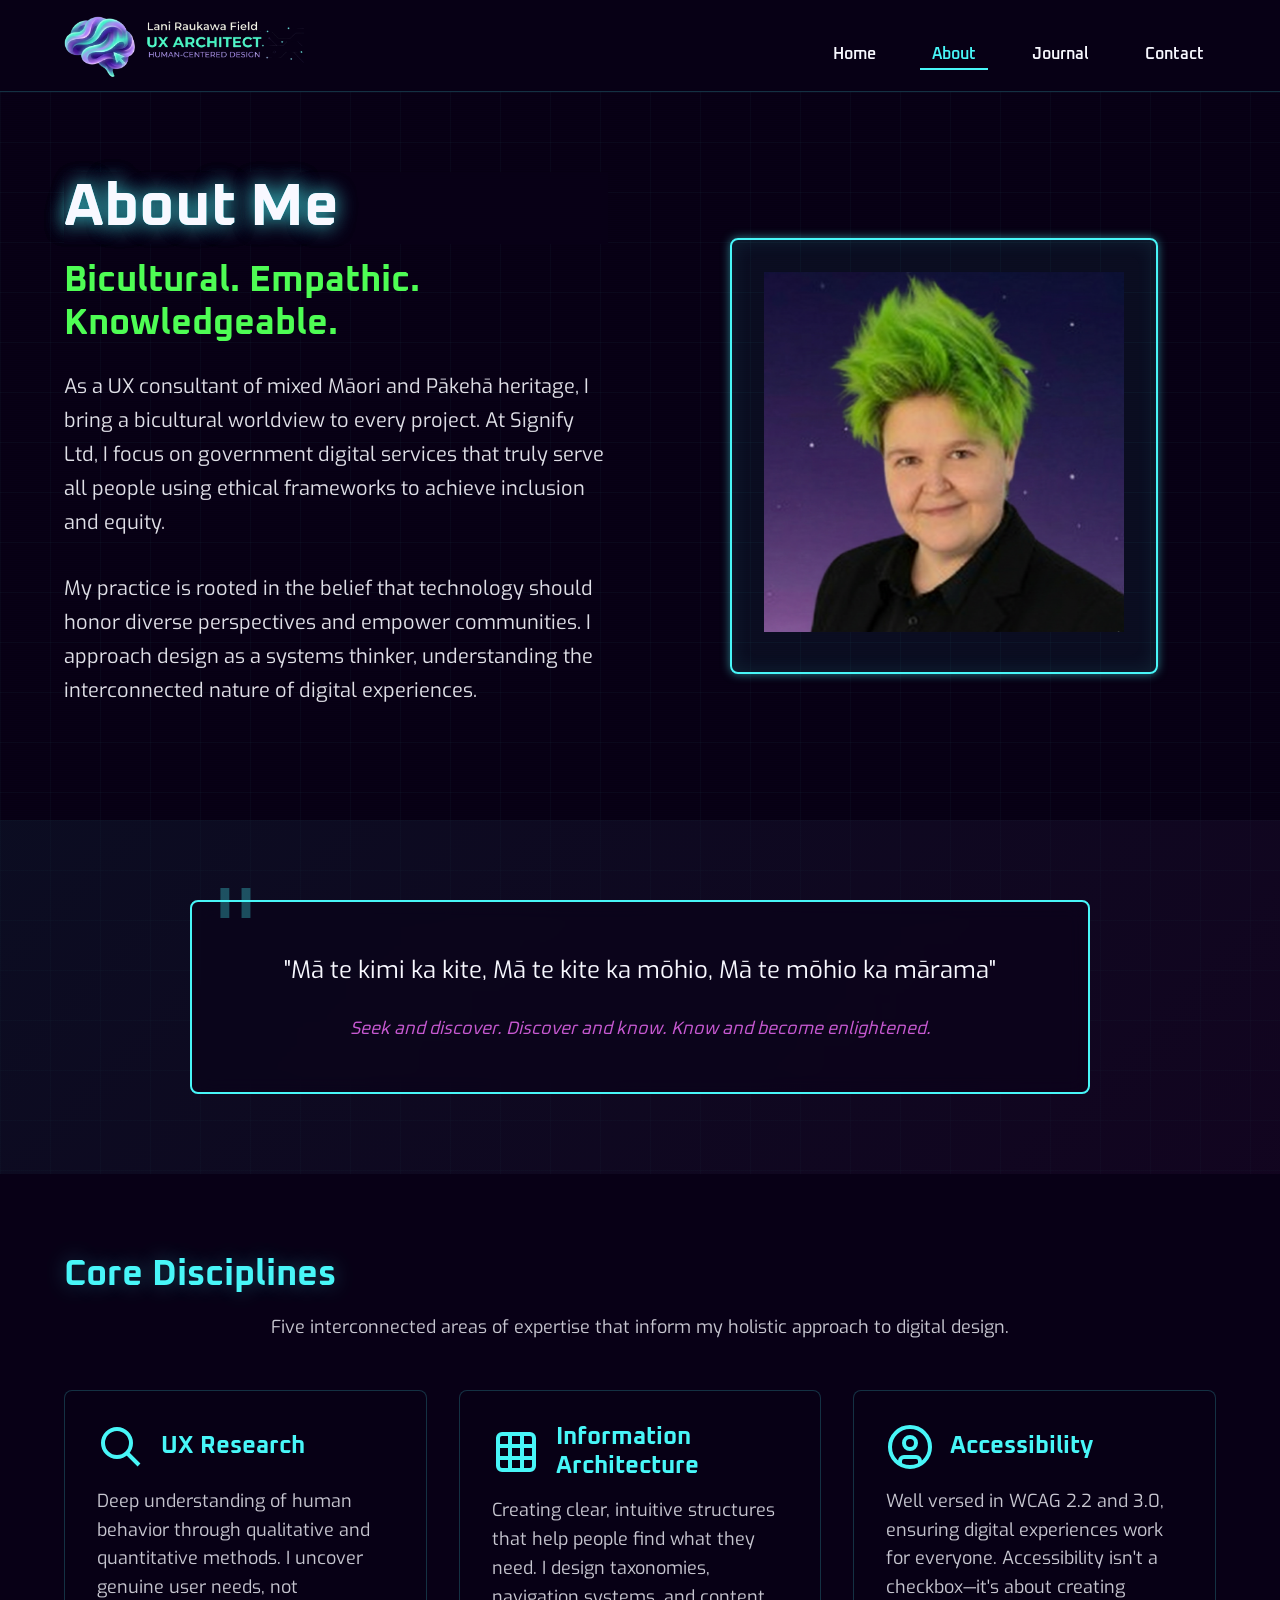
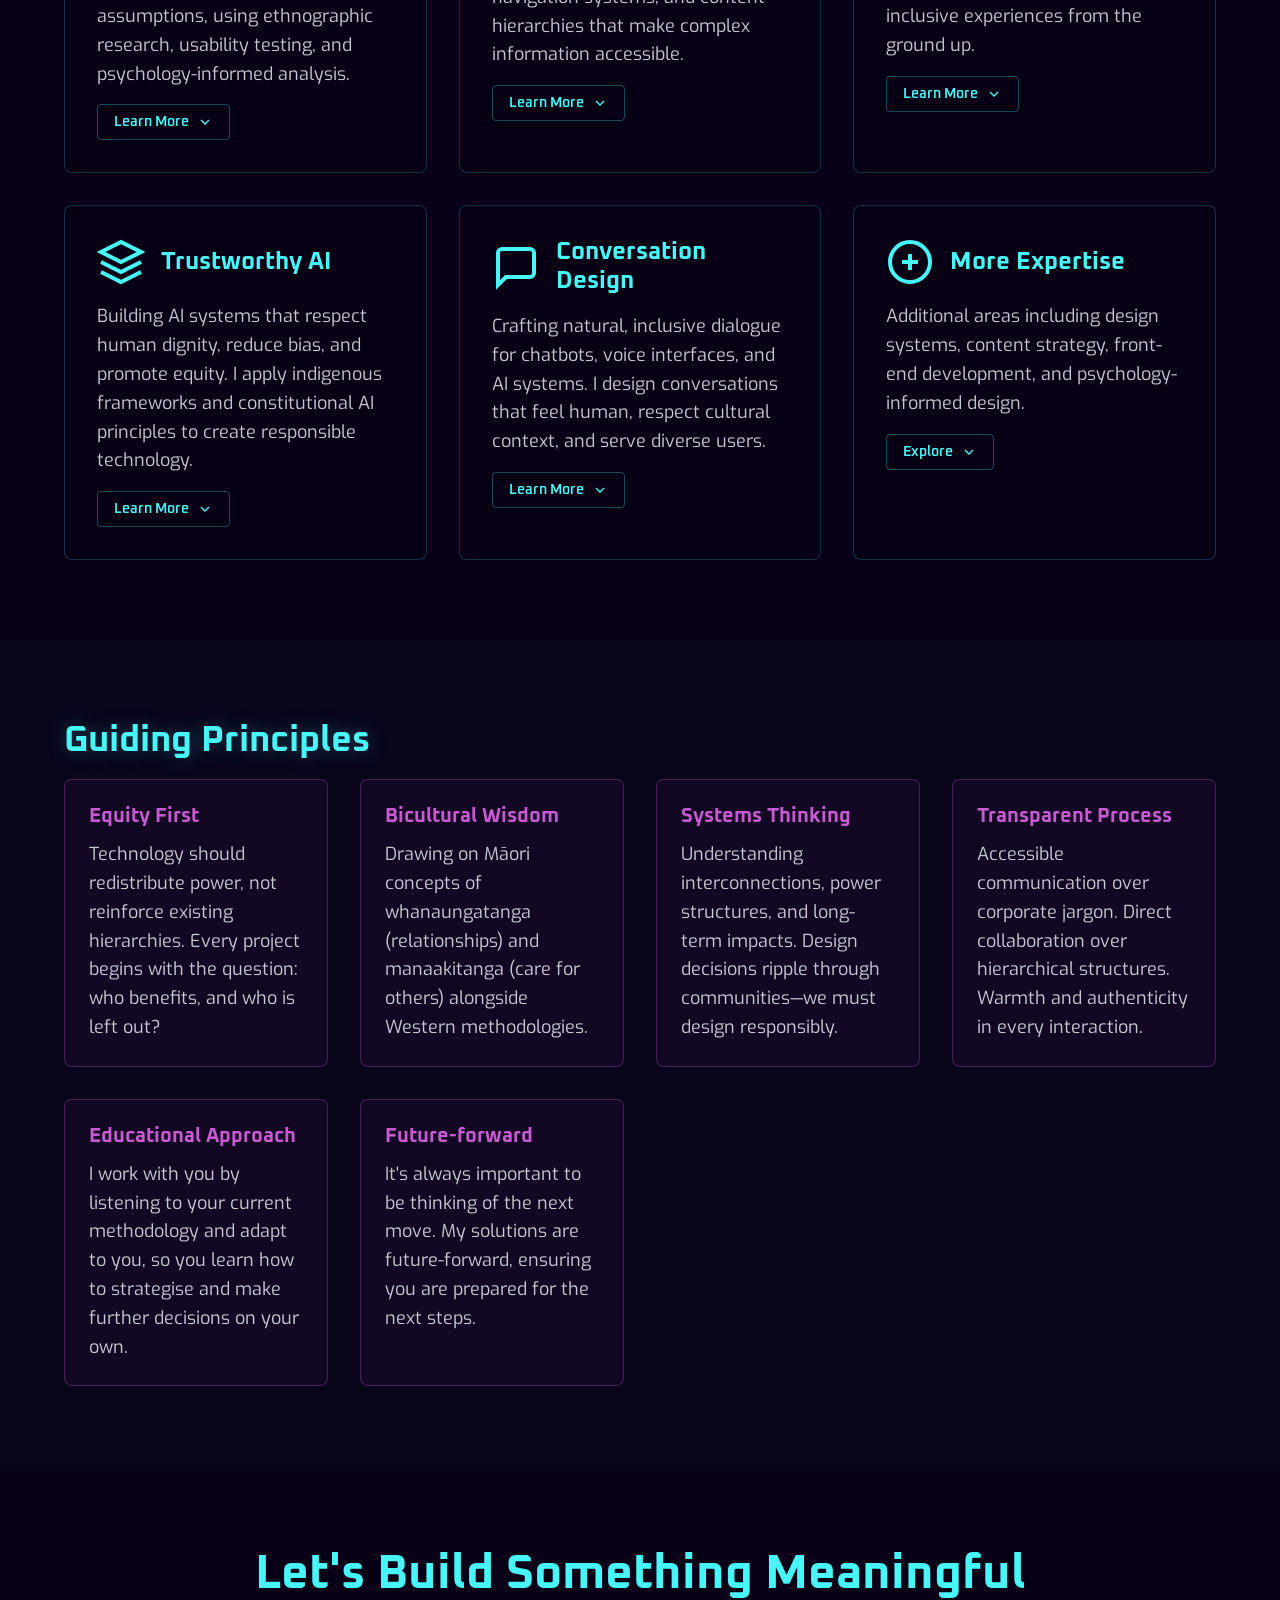
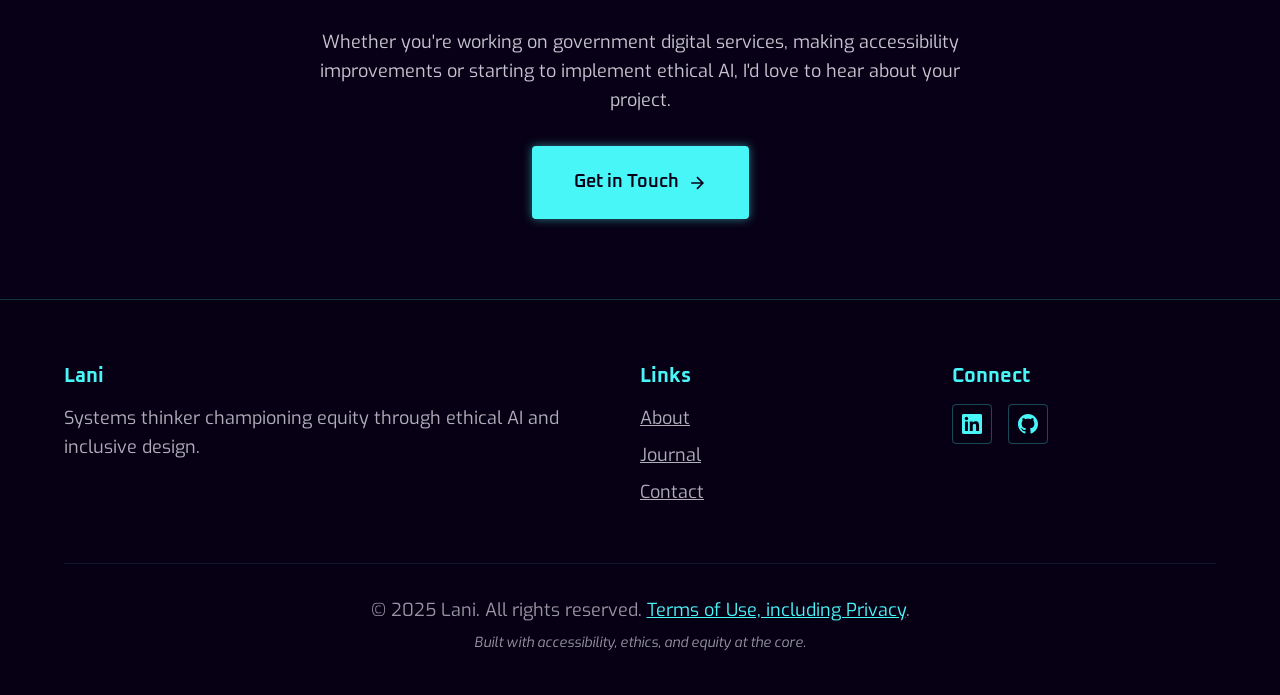
<file: about.html>
<!DOCTYPE html>
<html lang="en">
<head>
    <meta charset="UTF-8">
    <meta name="viewport" content="width=device-width, initial-scale=1.0">
    <meta name="description" content="Learn about Lani's experience and expertise in UX Research, Information Architecture, Conversation Design, Ethical AI, and Accessibility.">
    
    <title>About - Lani</title>
    
    <!-- Fonts -->
    <link rel="preconnect" href="https://fonts.googleapis.com">
    <link rel="preconnect" href="https://fonts.gstatic.com" crossorigin>
    <link href="https://fonts.googleapis.com/css2?family=Oxanium:wght@400;500;600;700&family=Exo:wght@300;400;500;600;700&display=swap" rel="stylesheet">

    <link rel="stylesheet" href="css/styles.css">

    <!-- Google tag script -->
    <script async src="https://www.googletagmanager.com/gtag/js?id=G-GMG51T4XDC"></script>
    <script>
    window.dataLayer = window.dataLayer || [];
    function gtag(){dataLayer.push(arguments);}
    gtag('js', new Date());
    gtag('config', 'G-GMG51T4XDC');
    </script>

    <!-- Clarity script -->
    <script async type="text/javascript">
    (function(c,l,a,r,i,t,y){
        c[a]=c[a]||function(){(c[a].q=c[a].q||[]).push(arguments)};
        t=l.createElement(r);t.async=1;t.src="https://www.clarity.ms/tag/"+i;
        y=l.getElementsByTagName(r)[0];y.parentNode.insertBefore(t,y);
    })(window, document, "clarity", "script", "vb10n4ezgq");
    </script>

</head>
<body>
    <a href="#main-content" class="skip-link">Skip to main content</a>
    
    <!-- Navigation -->
    <nav class="main-nav" role="navigation" aria-label="Main navigation">
        <div class="nav-container">
            <a href="index.html" class="logo" aria-label="Lani - Home">
                <img src="/assets/logo-header.png" alt="Lani Raukawa Field - UX Architect - Human-centered design" width="240px" />
            </a>
            
            <button class="hamburger" aria-label="Toggle navigation menu" aria-expanded="false">
                <span class="hamburger-line"></span>
                <span class="hamburger-line"></span>
                <span class="hamburger-line"></span>
            </button>
            
            <ul class="nav-menu">
                <li><a href="index.html">Home</a></li>
                <li><a href="about.html" class="active" aria-current="page">About</a></li>
                <li><a href="journal.html">Journal</a></li>
                <li><a href="contact.html">Contact</a></li>
            </ul>
        </div>
    </nav>

    <main id="main-content">
        <!-- Hero Section -->
        <section class="hero" aria-labelledby="hero-title">
            <div class="scanlines" aria-hidden="true"></div>
            <div class="grid-bg" aria-hidden="true"></div>
            <!-- Introduction -->
            <div class="hero-content">
                <div class="hero-text">
                    <h1 id="hero-title" class="glitch" data-text="About Me">
                        <span class="glitch-text">About Me</span>
                    </h1>
                    <h2 class="hero-subtitle">Bicultural. Empathic. Knowledgeable.</h2>
                    <p class="hero-description">
                        As a UX consultant of mixed Māori and Pākehā heritage, I bring a bicultural worldview 
                        to every project. At Signify Ltd, I focus on government digital services that truly serve 
                        all people using ethical frameworks to achieve inclusion and equity.
                    </p>
                    <p class="hero-description">
                        My practice is rooted in the belief that technology should honor diverse perspectives and 
                        empower communities. I approach design as a systems thinker, understanding the 
                        interconnected nature of digital experiences.
                    </p>
                </div>
                <div class="hero-visual" aria-hidden="true">
                    <div class="hologram-frame">
                        <div class="hologram-visual no-glitch">
                            <img src="/assets/headshot.png" width="100%" alt="Lani headshot with purple background. Green hair is spiked. Wearing black shirt and jacket." />
                        </div>
                    </div>
                </div>
            </div>
        </section>

        <!-- Philosophy Statement -->
        <section class="philosophy" aria-labelledby="philosophy-heading">
            <div class="container">
                <blockquote class="philosophy-quote">
                    <p id="philosophy-heading">
                        "Mā te kimi ka kite, Mā te kite ka mōhio, Mā te mōhio ka mārama"
                    </p>
                    <footer>
                        <cite>Seek and discover. Discover and know. Know and become enlightened.</cite>
                    </footer>
                </blockquote>
            </div>
        </section>

        <!-- Core Skills Grid -->
        <section class="skills-section" aria-labelledby="skills-heading">
            <div class="container">
                <h2 id="skills-heading" class="section-title">Core Disciplines</h2>
                <p class="section-intro">
                    Five interconnected areas of expertise that inform my holistic approach to digital design.
                </p>
                
                <div class="skills-grid">
                    <!-- Skill 1: UX Research -->
                    <article class="skill-card" id="skill-ux-research">
                        <div class="skill-header">
                            <div class="skill-icon" aria-hidden="true">
                                <svg viewBox="0 0 24 24" fill="none" stroke="currentColor" stroke-width="2">
                                    <path d="M21 21l-6-6m2-5a7 7 0 11-14 0 7 7 0 0114 0z"/>
                                </svg>
                            </div>
                            <h3 class="skill-title">UX Research</h3>
                        </div>
                        
                        <p class="skill-description">
                            Deep understanding of human behavior through qualitative and quantitative methods. 
                            I uncover genuine user needs, not assumptions, using ethnographic research, 
                            usability testing, and psychology-informed analysis.
                        </p>
                        
                        <button class="skill-toggle" aria-expanded="false" aria-controls="ux-research-details">
                            <span>Learn More</span>
                            <svg class="toggle-icon" viewBox="0 0 24 24" fill="none" stroke="currentColor" stroke-width="2">
                                <polyline points="6 9 12 15 18 9"/>
                            </svg>
                        </button>
                        
                        <div class="skill-details" id="ux-research-details" hidden>
                            <h4>Key Capabilities</h4>
                            <ul>
                                <li>User interviews and contextual inquiry</li>
                                <li>Usability testing and heuristic evaluation</li>
                                <li>Survey design and statistical analysis</li>
                                <li>Journey mapping and persona development</li>
                                <li>Behavioral psychology and cognitive science application</li>
                            </ul>
                            
                            <h4>Approach</h4>
                            <p>
                                I prioritize user advocacy at every stage, ensuring voices from marginalized 
                                communities are heard and centered. Research isn't just data collection—it's 
                                about understanding the full human experience.
                            </p>
                        </div>
                    </article>

                    <!-- Skill 2: Information Architecture -->
                    <article class="skill-card" id="skill-ia">
                        <div class="skill-header">
                            <div class="skill-icon" aria-hidden="true">
                                <svg viewBox="0 0 24 24" fill="none" stroke="currentColor" stroke-width="2">
                                    <rect x="3" y="3" width="18" height="18" rx="2" ry="2"/>
                                    <line x1="9" y1="3" x2="9" y2="21"/>
                                    <line x1="15" y1="3" x2="15" y2="21"/>
                                    <line x1="3" y1="9" x2="21" y2="9"/>
                                    <line x1="3" y1="15" x2="21" y2="15"/>
                                </svg>
                            </div>
                            <h3 class="skill-title">Information Architecture</h3>
                        </div>
                        
                        <p class="skill-description">
                            Creating clear, intuitive structures that help people find what they need. 
                            I design taxonomies, navigation systems, and content hierarchies that make 
                            complex information accessible.
                        </p>
                        
                        <button class="skill-toggle" aria-expanded="false" aria-controls="ia-details">
                            <span>Learn More</span>
                            <svg class="toggle-icon" viewBox="0 0 24 24" fill="none" stroke="currentColor" stroke-width="2">
                                <polyline points="6 9 12 15 18 9"/>
                            </svg>
                        </button>
                        
                        <div class="skill-details" id="ia-details" hidden>
                            <h4>Key Capabilities</h4>
                            <ul>
                                <li>Content audits and inventory management</li>
                                <li>Taxonomy and metadata design</li>
                                <li>Card sorting and tree testing</li>
                                <li>Navigation design and wayfinding</li>
                                <li>Search strategy and findability optimization</li>
                            </ul>
                            
                            <h4>Approach</h4>
                            <p>
                                Good IA is invisible—it just works. I focus on mental models and user expectations, 
                                creating structures that feel natural and reduce cognitive load, especially in 
                                government services where clarity is critical.
                            </p>
                        </div>
                    </article>

                    <!-- Skill 3: Accessibility -->
                    <article class="skill-card" id="skill-accessibility">
                        <div class="skill-header">
                            <div class="skill-icon" aria-hidden="true">
                                <svg viewBox="0 0 24 24" fill="none" stroke="currentColor" stroke-width="2">
                                    <circle cx="12" cy="12" r="10"/>
                                    <circle cx="12" cy="10" r="3"/>
                                    <path d="M7 20.662V19a2 2 0 0 1 2-2h6a2 2 0 0 1 2 2v1.662"/>
                                </svg>
                            </div>
                            <h3 class="skill-title">Accessibility</h3>
                        </div>
                        
                        <p class="skill-description">
                            Well versed in WCAG 2.2 and 3.0, ensuring digital experiences work for everyone. 
                            Accessibility isn't a checkbox—it's about creating inclusive experiences from the ground up.
                        </p>
                        
                        <button class="skill-toggle" aria-expanded="false" aria-controls="accessibility-details">
                            <span>Learn More</span>
                            <svg class="toggle-icon" viewBox="0 0 24 24" fill="none" stroke="currentColor" stroke-width="2">
                                <polyline points="6 9 12 15 18 9"/>
                            </svg>
                        </button>
                        
                        <div class="skill-details" id="accessibility-details" hidden>
                            <h4>Key Capabilities</h4>
                            <ul>
                                <li>WCAG 2.2 AA and AAA compliance testing</li>
                                <li>WCAG 3.0 preparation and implementation</li>
                                <li>Screen reader optimization (NVDA, JAWS, VoiceOver)</li>
                                <li>Keyboard navigation and focus management</li>
                                <li>ARIA implementation and semantic HTML</li>
                                <li>Color contrast and visual design accessibility</li>
                            </ul>
                            
                            <h4>Approach</h4>
                            <p>
                                Accessibility is a human right, not a feature. I advocate for inclusive design 
                                practices that consider cognitive, motor, visual, and auditory disabilities. 
                                Every design decision considers the full spectrum of human ability.
                            </p>
                        </div>
                    </article>

                    <!-- Skill 4: Ethical AI  -->
                    <article class="skill-card" id="skill-ethical-ai">
                        <div class="skill-header">
                            <div class="skill-icon" aria-hidden="true">
                                <svg viewBox="0 0 24 24" fill="none" stroke="currentColor" stroke-width="2">
                                    <path d="M12 2L2 7l10 5 10-5-10-5z"/>
                                    <path d="M2 17l10 5 10-5M2 12l10 5 10-5"/>
                                </svg>
                            </div>
                            <h3 class="skill-title">Trustworthy AI</h3>
                        </div>
                        
                        <p class="skill-description">
                            Building AI systems that respect human dignity, reduce bias, and promote equity. 
                            I apply indigenous frameworks and constitutional AI principles to create responsible technology.
                        </p>
                        
                        <button class="skill-toggle" aria-expanded="false" aria-controls="ethical-ai-details">
                            <span>Learn More</span>
                            <svg class="toggle-icon" viewBox="0 0 24 24" fill="none" stroke="currentColor" stroke-width="2">
                                <polyline points="6 9 12 15 18 9"/>
                            </svg>
                        </button>
                        
                        <div class="skill-details" id="ethical-ai-details" hidden>
                            <h4>Key Capabilities</h4>
                            <ul>
                                <li>AI bias detection and mitigation</li>
                                <li>Fairness testing and algorithmic auditing</li>
                                <li>Privacy-preserving design principles</li>
                                <li>Transparency and explainability frameworks</li>
                                <li>Governance structures for AI implementation</li>
                            </ul>
                            
                            <h4>Approach</h4>
                            <p>
                                I believe indigenous perspectives—particularly concepts like whakapapa (interconnectedness) 
                                and kaitiakitanga (guardianship)—offer powerful alternatives to Western hierarchical 
                                models of AI. My work centers community benefit and long-term impact.
                            </p>
                        </div>
                    </article>
                
                    <!-- Skill 5: Conversation Design -->
                    <article class="skill-card" id="skill-conversation">
                        <div class="skill-header">
                            <div class="skill-icon" aria-hidden="true">
                                <svg viewBox="0 0 24 24" fill="none" stroke="currentColor" stroke-width="2">
                                    <path d="M21 15a2 2 0 0 1-2 2H7l-4 4V5a2 2 0 0 1 2-2h14a2 2 0 0 1 2 2z"/>
                                </svg>
                            </div>
                            <h3 class="skill-title">Conversation Design</h3>
                        </div>
                        
                        <p class="skill-description">
                            Crafting natural, inclusive dialogue for chatbots, voice interfaces, and AI systems. 
                            I design conversations that feel human, respect cultural context, and serve diverse users.
                        </p>
                        
                        <button class="skill-toggle" aria-expanded="false" aria-controls="conversation-details">
                            <span>Learn More</span>
                            <svg class="toggle-icon" viewBox="0 0 24 24" fill="none" stroke="currentColor" stroke-width="2">
                                <polyline points="6 9 12 15 18 9"/>
                            </svg>
                        </button>
                        
                        <div class="skill-details" id="conversation-details" hidden>
                            <h4>Key Capabilities</h4>
                            <ul>
                                <li>Conversational flow design and mapping</li>
                                <li>Intent modeling and entity recognition</li>
                                <li>Persona development for AI agents</li>
                                <li>Error handling and recovery strategies</li>
                                <li>Multilingual and culturally adaptive design</li>
                            </ul>
                            
                            <h4>Approach</h4>
                            <p>
                                Effective conversation design requires deep empathy and cultural awareness. 
                                I design for flexibility and context, ensuring AI interactions feel respectful 
                                and appropriate across diverse user groups.
                            </p>
                        </div>
                    </article>

                    <!-- Expandable area for additional skills -->
                    <article class="skill-card skill-card-add">
                        <div class="skill-header">
                            <div class="skill-icon" aria-hidden="true">
                                <svg viewBox="0 0 24 24" fill="none" stroke="currentColor" stroke-width="2">
                                    <circle cx="12" cy="12" r="10"/>
                                    <line x1="12" y1="8" x2="12" y2="16"/>
                                    <line x1="8" y1="12" x2="16" y2="12"/>
                                </svg>
                            </div>
                            <h3 class="skill-title">More Expertise</h3>
                        </div>
                        
                        <p class="skill-description">
                            Additional areas including design systems, content strategy, front-end development, 
                            and psychology-informed design.
                        </p>
                        
                        <button class="skill-toggle" aria-expanded="false" aria-controls="more-skills-details">
                            <span>Explore</span>
                            <svg class="toggle-icon" viewBox="0 0 24 24" fill="none" stroke="currentColor" stroke-width="2">
                                <polyline points="6 9 12 15 18 9"/>
                            </svg>
                        </button>
                        
                        <div class="skill-details" id="more-skills-details" hidden>
                            <div class="additional-skills">
                                <div class="additional-skill">
                                    <h4>Inclusive Design Systems</h4>
                                    <p>Creating scalable, maintainable component libraries and pattern libraries</p>
                                </div>
                                <div class="additional-skill">
                                    <h4>Content Strategy</h4>
                                    <p>Planning and governance for effective, user-centered content</p>
                                </div>
                                <div class="additional-skill">
                                    <h4>Front-end Development</h4>
                                    <p>HTML, CSS, JavaScript for prototyping and implementation</p>
                                </div>
                                <div class="additional-skill">
                                    <h4>Psychology & Cognitive Science</h4>
                                    <p>Applying behavioral principles to interface design</p>
                                </div>
                            </div>
                        </div>
                    </article>
                </div>
            </div>
        </section>

        <!-- Values Section -->
        <section class="values-section">
            <div class="container">
                <h2 class="section-title">Guiding Principles</h2>
                
                <div class="values-grid">
                    <div class="value-card">
                        <h3>Equity First</h3>
                        <p>
                            Technology should redistribute power, not reinforce existing hierarchies. 
                            Every project begins with the question: who benefits, and who is left out?
                        </p>
                    </div>
                    
                    <div class="value-card">
                        <h3>Bicultural Wisdom</h3>
                        <p>
                            Drawing on Māori concepts of whanaungatanga (relationships) and manaakitanga 
                            (care for others) alongside Western methodologies.
                        </p>
                    </div>
                    
                    <div class="value-card">
                        <h3>Systems Thinking</h3>
                        <p>
                            Understanding interconnections, power structures, and long-term impacts. 
                            Design decisions ripple through communities—we must design responsibly.
                        </p>
                    </div>
                    
                    <div class="value-card">
                        <h3>Transparent Process</h3>
                        <p>
                            Accessible communication over corporate jargon. Direct collaboration over 
                            hierarchical structures. Warmth and authenticity in every interaction.
                        </p>
                    </div>
                    
                    <div class="value-card">
                        <h3>Educational Approach</h3>
                        <p>
                            I work with you by listening to your current methodology and adapt to you,
                            so you learn how to strategise and make further decisions on your own.
                        </p>
                    </div>
                    
                    <div class="value-card">
                        <h3>Future-forward</h3>
                        <p>
                            It's always important to be thinking of the next move. My solutions are 
                            future-forward, ensuring you are prepared for the next steps.
                        </p>
                    </div>
                </div>
            </div>
        </section>

        <!-- CTA Section -->
        <section class="cta-section">
            <div class="container">
                <h2>Let's Build Something Meaningful</h2>
                <p>
                    Whether you're working on government digital services, making accessibility improvements
                    or starting to implement ethical AI, I'd love to hear about your project.
                </p>
                <a href="contact.html" class="btn btn-primary btn-large">
                    <span>Get in Touch</span>
                    <svg class="btn-icon" viewBox="0 0 24 24" fill="none" stroke="currentColor" stroke-width="2">
                        <path d="M5 12h14M12 5l7 7-7 7"/>
                    </svg>
                </a>
            </div>
        </section>
    </main>

    <!-- Footer -->
    <footer class="site-footer" role="contentinfo">
        <div class="container">
            <div class="footer-content">
                <div class="footer-section">
                    <h3 class="footer-title">Lani</h3>
                    <p>Systems thinker championing equity through ethical AI and inclusive design.</p>
                </div>
                
                <div class="footer-section">
                    <h3 class="footer-title">Links</h3>
                    <ul class="footer-links">
                        <li><a href="about.html">About</a></li>
                        <li><a href="journal.html">Journal</a></li>
                        <li><a href="contact.html">Contact</a></li>
                    </ul>
                </div>
                
                <div class="footer-section">
                    <h3 class="footer-title">Connect</h3>
                    <ul class="social-links">
                        <li>
                            <a href="https://linkedin.com/in/lanifield" aria-label="LinkedIn" target="_blank" rel="noopener noreferrer">
                                <svg class="icon" viewBox="0 0 24 24" fill="currentColor">
                                    <path d="M20.447 20.452h-3.554v-5.569c0-1.328-.027-3.037-1.852-3.037-1.853 0-2.136 1.445-2.136 2.939v5.667H9.351V9h3.414v1.561h.046c.477-.9 1.637-1.85 3.37-1.85 3.601 0 4.267 2.37 4.267 5.455v6.286zM5.337 7.433c-1.144 0-2.063-.926-2.063-2.065 0-1.138.92-2.063 2.063-2.063 1.14 0 2.064.925 2.064 2.063 0 1.139-.925 2.065-2.064 2.065zm1.782 13.019H3.555V9h3.564v11.452zM22.225 0H1.771C.792 0 0 .774 0 1.729v20.542C0 23.227.792 24 1.771 24h20.451C23.2 24 24 23.227 24 22.271V1.729C24 .774 23.2 0 22.222 0h.003z"/>
                                </svg>
                            </a>
                        </li>
                        <li>
                            <a href="https://github.com/lanifield" aria-label="GitHub" target="_blank" rel="noopener noreferrer">
                                <svg class="icon" viewBox="0 0 24 24" fill="currentColor">
                                    <path d="M12 0c-6.626 0-12 5.373-12 12 0 5.302 3.438 9.8 8.207 11.387.599.111.793-.261.793-.577v-2.234c-3.338.726-4.033-1.416-4.033-1.416-.546-1.387-1.333-1.756-1.333-1.756-1.089-.745.083-.729.083-.729 1.205.084 1.839 1.237 1.839 1.237 1.07 1.834 2.807 1.304 3.492.997.107-.775.418-1.305.762-1.604-2.665-.305-5.467-1.334-5.467-5.931 0-1.311.469-2.381 1.236-3.221-.124-.303-.535-1.524.117-3.176 0 0 1.008-.322 3.301 1.23.957-.266 1.983-.399 3.003-.404 1.02.005 2.047.138 3.006.404 2.291-1.552 3.297-1.23 3.297-1.23.653 1.653.242 2.874.118 3.176.77.84 1.235 1.911 1.235 3.221 0 4.609-2.807 5.624-5.479 5.921.43.372.823 1.102.823 2.222v3.293c0 .319.192.694.801.576 4.765-1.589 8.199-6.086 8.199-11.386 0-6.627-5.373-12-12-12z"/>
                                </svg>
                            </a>
                        </li>
                    </ul>
                </div>
            </div>
            
            <div class="footer-bottom">
                <p>&copy; 2025 Lani. All rights reserved. <a href="terms.html">Terms of Use, including Privacy</a>.</p>
                <p class="footer-note">Built with accessibility, ethics, and equity at the core.</p>
            </div>
        </div>
    </footer>

    <script src="js/main.js"></script>
</body>
</html>
</file>
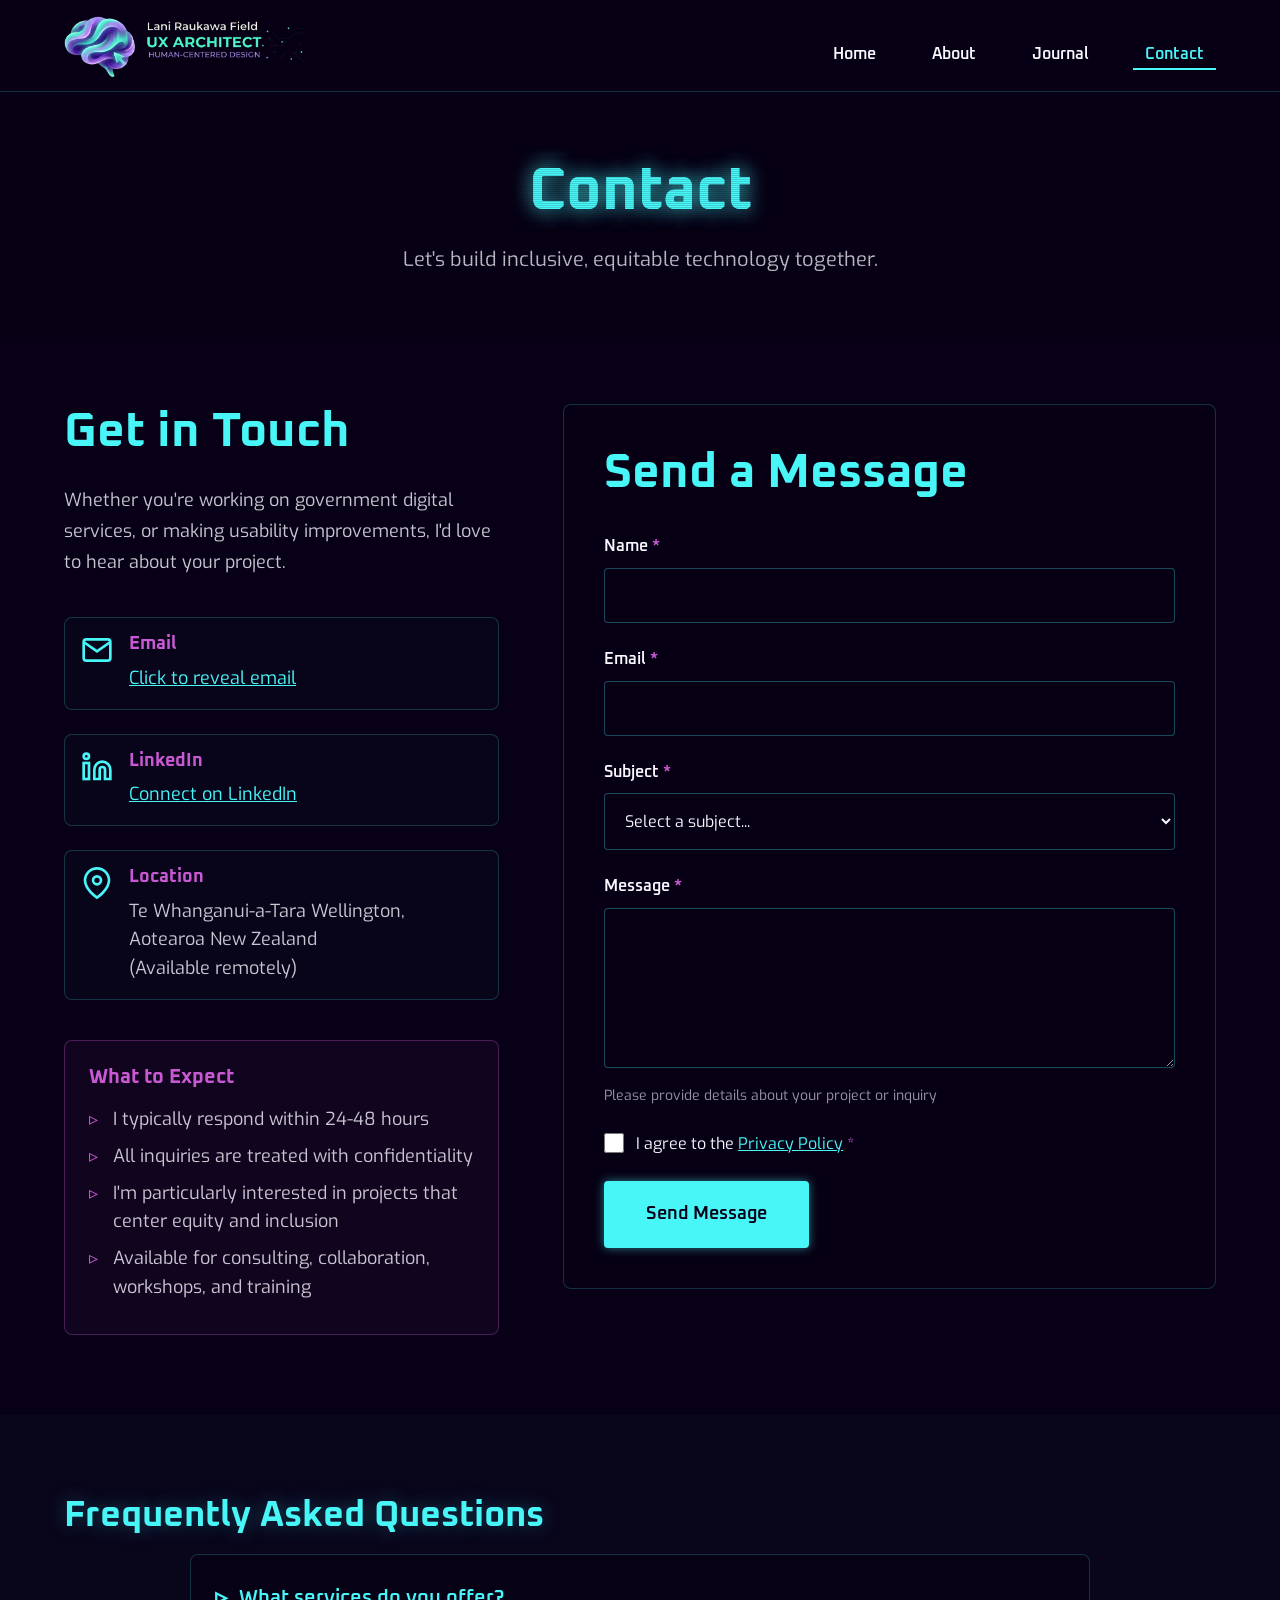
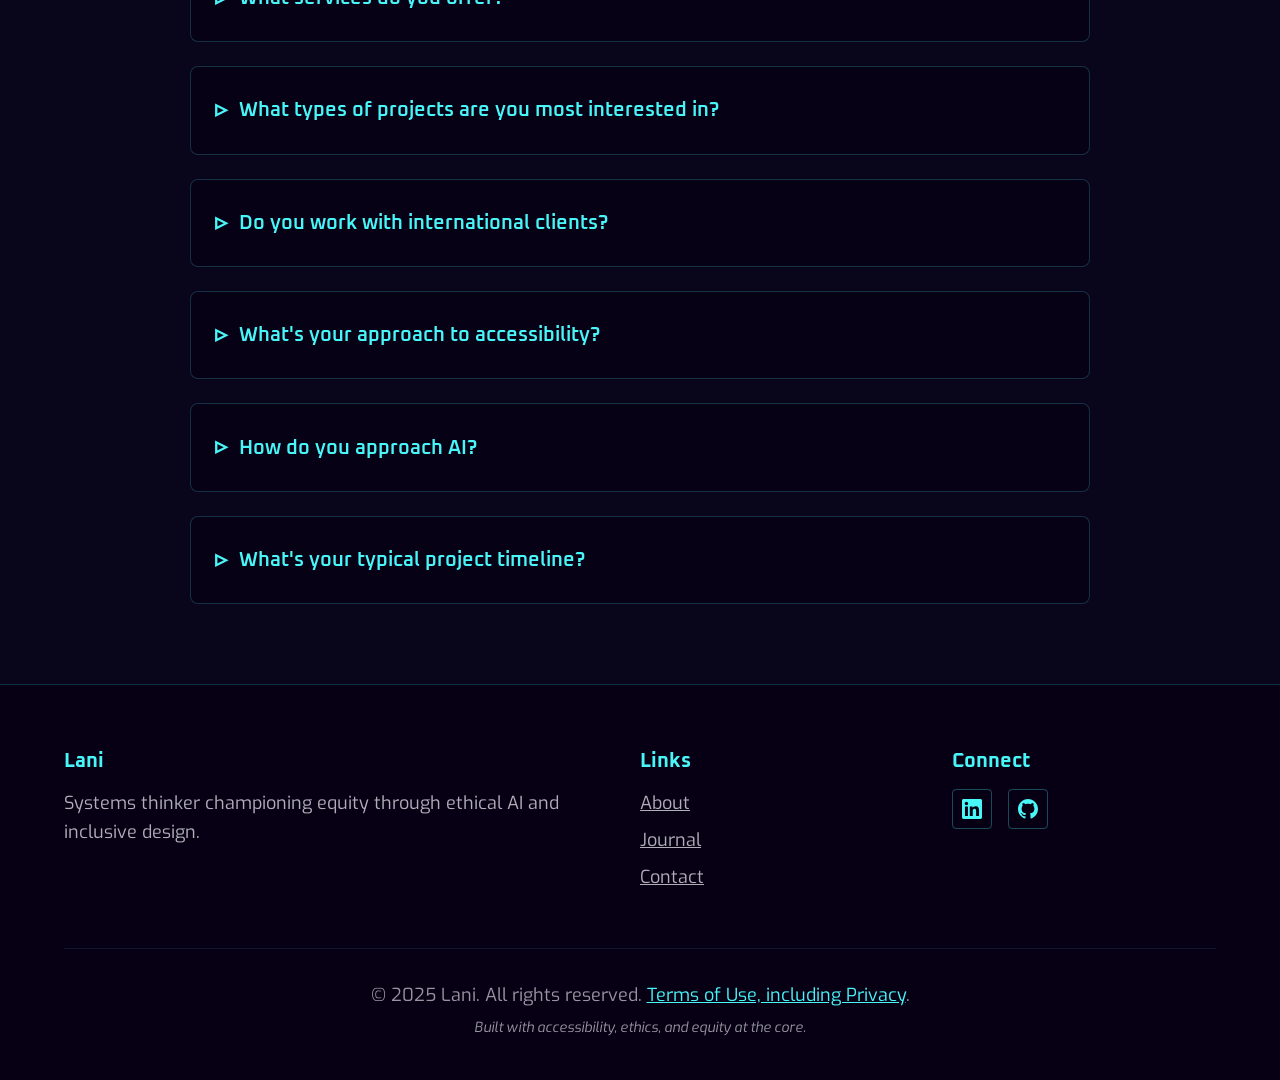
<file: contact.html>
<!DOCTYPE html>
<html lang="en">
<head>
    <meta charset="UTF-8">
    <meta name="viewport" content="width=device-width, initial-scale=1.0">
    <meta name="description" content="Get in touch with Lani for UX consulting, AI assistance, and accessibility services.">
    
    <title>Contact - Lani</title>
    
    <!-- Fonts -->
    <link rel="preconnect" href="https://fonts.googleapis.com">
    <link rel="preconnect" href="https://fonts.gstatic.com" crossorigin>
    <link href="https://fonts.googleapis.com/css2?family=Oxanium:wght@400;500;600;700&family=Exo:wght@300;400;500;600;700&display=swap" rel="stylesheet">

    <link rel="stylesheet" href="css/styles.css">

    <!-- Google tag script -->
    <script async src="https://www.googletagmanager.com/gtag/js?id=G-GMG51T4XDC"></script>
    <script>
    window.dataLayer = window.dataLayer || [];
    function gtag(){dataLayer.push(arguments);}
    gtag('js', new Date());
    gtag('config', 'G-GMG51T4XDC');
    </script>

    <!-- Clarity script -->
    <script async type="text/javascript">
    (function(c,l,a,r,i,t,y){
        c[a]=c[a]||function(){(c[a].q=c[a].q||[]).push(arguments)};
        t=l.createElement(r);t.async=1;t.src="https://www.clarity.ms/tag/"+i;
        y=l.getElementsByTagName(r)[0];y.parentNode.insertBefore(t,y);
    })(window, document, "clarity", "script", "vb10n4ezgq");
    </script>

</head>
<body>
    <a href="#main-content" class="skip-link">Skip to main content</a>
    
    <!-- Navigation -->
    <nav class="main-nav" role="navigation" aria-label="Main navigation">
        <div class="nav-container">
            <a href="index.html" class="logo" aria-label="Lani - Home">
                <img src="/assets/logo-header.png" alt="Lani Raukawa Field - UX Architect - Human-centered design" width="240px" />
            </a>
            
            <button class="hamburger" aria-label="Toggle navigation menu" aria-expanded="false">
                <span class="hamburger-line"></span>
                <span class="hamburger-line"></span>
                <span class="hamburger-line"></span>
            </button>
            
            <ul class="nav-menu">
                <li><a href="index.html">Home</a></li>
                <li><a href="about.html">About</a></li>
                <li><a href="journal.html">Journal</a></li>
                <li><a href="contact.html" class="active" aria-current="page">Contact</a></li>
            </ul>
        </div>
    </nav>

    <main id="main-content">
        <!-- Page Header -->
        <section class="page-header">
            <div class="scanlines" aria-hidden="true"></div>
            <div class="container">
                <h1 class="page-title glitch" data-text="Contact">
                    <span class="glitch-text">Contact</span>
                </h1>
                <p class="page-subtitle">Let's build inclusive, equitable technology together.</p>
            </div>
        </section>

        <section class="contact-section">
            <div class="container">
                <div class="contact-layout">
                    <!-- Contact Info -->
                    <div class="contact-info">
                        <h2>Get in Touch</h2>
                        <p>
                            Whether you're working on government digital services, or making 
                            usability improvements, I'd love to hear about your project.
                        </p>

                        <div class="contact-methods">
                            <div class="contact-method">
                                <div class="method-icon" aria-hidden="true">
                                    <svg viewBox="0 0 24 24" fill="none" stroke="currentColor" stroke-width="2">
                                        <path d="M4 4h16c1.1 0 2 .9 2 2v12c0 1.1-.9 2-2 2H4c-1.1 0-2-.9-2-2V6c0-1.1.9-2 2-2z"/>
                                        <polyline points="22,6 12,13 2,6"/>
                                    </svg>
                                </div>
                                <div class="method-content">
                                    <h3>Email</h3>
                                    <p>
                                        <a href="#" class="email-link" id="email-reveal" data-user="lanifield" data-domain="lanifield.com">
                                            Click to reveal email
                                        </a>
                                    </p>
                                </div>
                            </div>

                            <div class="contact-method">
                                <div class="method-icon" aria-hidden="true">
                                    <svg viewBox="0 0 24 24" fill="none" stroke="currentColor" stroke-width="2">
                                        <path d="M16 8a6 6 0 0 1 6 6v7h-4v-7a2 2 0 0 0-2-2 2 2 0 0 0-2 2v7h-4v-7a6 6 0 0 1 6-6z"/>
                                        <rect x="2" y="9" width="4" height="12"/>
                                        <circle cx="4" cy="4" r="2"/>
                                    </svg>
                                </div>
                                <div class="method-content">
                                    <h3>LinkedIn</h3>
                                    <p>
                                        <a href="https://linkedin.com/in/lanifield" target="_blank" rel="noopener noreferrer">
                                            Connect on LinkedIn
                                        </a>
                                    </p>
                                </div>
                            </div>

                            <div class="contact-method">
                                <div class="method-icon" aria-hidden="true">
                                    <svg viewBox="0 0 24 24" fill="none" stroke="currentColor" stroke-width="2">
                                        <path d="M21 10c0 7-9 13-9 13s-9-6-9-13a9 9 0 0 1 18 0z"/>
                                        <circle cx="12" cy="10" r="3"/>
                                    </svg>
                                </div>
                                <div class="method-content">
                                    <h3>Location</h3>
                                    <p>Te Whanganui-a-Tara Wellington,<br/>Aotearoa New Zealand<br/>(Available remotely)</p>
                                </div>
                            </div>
                        </div>

                        <div class="contact-note">
                            <h3>What to Expect</h3>
                            <ul>
                                <li>I typically respond within 24-48 hours</li>
                                <li>All inquiries are treated with confidentiality</li>
                                <li>I'm particularly interested in projects that center equity and inclusion</li>
                                <li>Available for consulting, collaboration, workshops, and training</li>
                            </ul>
                        </div>
                    </div>

                    <!-- Contact Form -->
                    <div class="contact-form-wrapper">
                        <form class="contact-form" id="contact-form" name="contact" method="POST" netlify-honeypot="website" data-netlify="true" data-netlify-recaptcha="true" novalidate>
                            <h2>Send a Message</h2>
                            
                            <!-- Honeypot field (hidden from real users) -->
                            <div class="hp-field" aria-hidden="true">
                                <label for="website">Website</label>
                                <input 
                                    type="text" 
                                    id="website" 
                                    name="website" 
                                    tabindex="-1" 
                                    autocomplete="off"
                                >
                            </div>

                            <div class="form-group">
                                <label for="name" class="form-label">
                                    Name <span class="required" aria-label="required">*</span>
                                </label>
                                <input 
                                    type="text" 
                                    id="name" 
                                    name="name" 
                                    class="form-input"
                                    required
                                    aria-required="true"
                                    aria-describedby="name-error"
                                >
                                <span class="form-error" id="name-error" role="alert"></span>
                            </div>

                            <div class="form-group">
                                <label for="email" class="form-label">
                                    Email <span class="required" aria-label="required">*</span>
                                </label>
                                <input 
                                    type="email" 
                                    id="email" 
                                    name="email" 
                                    class="form-input"
                                    required
                                    aria-required="true"
                                    aria-describedby="email-error"
                                >
                                <span class="form-error" id="email-error" role="alert"></span>
                            </div>

                            <div class="form-group">
                                <label for="subject" class="form-label">
                                    Subject <span class="required" aria-label="required">*</span>
                                </label>
                                <select 
                                    id="subject" 
                                    name="subject" 
                                    class="form-select"
                                    required
                                    aria-required="true"
                                    aria-describedby="subject-error"
                                >
                                    <option value="">Select a subject...</option>
                                    <option value="ux">UX Consulting</option>
                                    <option value="ai">AI Consulting</option>
                                    <option value="training">Training</option>
                                    <option value="collaboration">Collaboration</option>
                                    <option value="other">Other</option>
                                </select>
                                <span class="form-error" id="subject-error" role="alert"></span>
                            </div>

                            <div class="form-group">
                                <label for="message" class="form-label">
                                    Message <span class="required" aria-label="required">*</span>
                                </label>
                                <textarea 
                                    id="message" 
                                    name="message" 
                                    class="form-textarea"
                                    rows="6"
                                    required
                                    aria-required="true"
                                    aria-describedby="message-error message-hint"
                                ></textarea>
                                <span class="form-hint" id="message-hint">Please provide details about your project or inquiry</span>
                                <span class="form-error" id="message-error" role="alert"></span>
                            </div>

                            <div class="form-group">
                                <label class="checkbox-label">
                                    <input 
                                        type="checkbox" 
                                        id="privacy" 
                                        name="privacy" 
                                        class="form-checkbox"
                                        required
                                        aria-required="true"
                                        aria-describedby="privacy-error"
                                    >
                                    <span>
                                        I agree to the <a href="terms.html#Privacy" target="_blank">Privacy Policy</a> 
                                        <span class="required" aria-label="required">*</span>
                                    </span>
                                </label>
                                <span class="form-error" id="privacy-error" role="alert"></span>
                            </div>

                            <button type="submit" class="btn btn-primary btn-large" id="submit-btn">
                                <span class="btn-text">Send Message</span>
                                <span class="btn-loading" hidden>
                                    <svg class="spinner" viewBox="0 0 24 24" fill="none" stroke="currentColor" stroke-width="2">
                                        <circle cx="12" cy="12" r="10"/>
                                    </svg>
                                    Sending...
                                </span>
                            </button>
                        </form>

                        <!-- Success Message -->
                        <div class="form-success" id="form-success" hidden role="alert">
                            <div class="success-icon" aria-hidden="true">
                                <svg viewBox="0 0 24 24" fill="none" stroke="currentColor" stroke-width="2">
                                    <path d="M22 11.08V12a10 10 0 1 1-5.93-9.14"/>
                                    <polyline points="22 4 12 14.01 9 11.01"/>
                                </svg>
                            </div>
                            <h2>Message Sent!</h2>
                            <p>Thanks for reaching out. I'll get back to you within 24-48 hours. <a href="/">Return to the Homepage</a>.</p>
                            <button type="button" class="btn btn-secondary" id="send-another">Send Another Message</button>
                        </div>

                        <!-- Error Message -->
                        <div class="form-failure" id="form-failure" hidden role="alert">
                            <div class="error-icon" aria-hidden="true">
                                <svg viewBox="0 0 24 24" fill="none" stroke="currentColor" stroke-width="2">
                                    <circle cx="12" cy="12" r="10"/>
                                    <line x1="15" y1="9" x2="9" y2="15"/>
                                    <line x1="9" y1="9" x2="15" y2="15"/>
                                </svg>
                            </div>
                            <h2>Oops! Something went wrong</h2>
                            <p id="error-message">There was a problem sending your message. Please try again or contact me directly via email.</p>
                            <button type="button" class="btn btn-secondary" id="try-again">Try Again</button>
                        </div>
                    </div>
                </div>
            </div>
        </section>

        <!-- FAQ Section -->
        <section class="faq-section">
            <div class="container">
                <h2 class="section-title">Frequently Asked Questions</h2>
                
                <div class="faq-grid">
                    <details class="faq-item">
                        <summary>What services do you offer?</summary>
                        <p>
                            I specialize in UX research, information architecture, conversation design, 
                            ethical AI implementation, and accessibility consulting (WCAG 2.2 & 3.0). 
                            I also offer workshops and training on these topics.
                        </p>
                    </details>

                    <details class="faq-item">
                        <summary>What types of projects are you most interested in?</summary>
                        <p>
                            I'm particularly drawn to projects that center equity, inclusion, and 
                            ethical technology. Government digital services, AI governance, and initiatives 
                            that redistribute power rather than reinforcing existing hierarchies.
                        </p>
                    </details>

                    <details class="faq-item">
                        <summary>Do you work with international clients?</summary>
                        <p>
                            Yes! While I'm based in Wellington, Aotearoa New Zealand, I work with clients 
                            globally. I'm experienced in remote collaboration and can work across time zones.
                        </p>
                    </details>

                    <details class="faq-item">
                        <summary>What's your approach to accessibility?</summary>
                        <p>
                            Accessibility isn't a checkbox—it's about creating inclusive experiences from 
                            the ground up. I follow WCAG 2.2 AA standards as a baseline and advocate for 
                            exceeding compliance to truly serve all users.
                        </p>
                    </details>

                    <details class="faq-item">
                        <summary>How do you approach AI?</summary>
                        <p>
                            I blend indigenous frameworks (particularly Māori concepts of interconnectedness 
                            and guardianship) with constitutional AI principles. My focus is on bias mitigation, 
                            transparency, and ensuring AI systems benefit communities rather than extracting from them.
                        </p>
                    </details>

                    <details class="faq-item">
                        <summary>What's your typical project timeline?</summary>
                        <p>
                            Project timelines vary based on scope, but I typically work on engagements 
                            ranging from 2-week sprints to multi-month partnerships. I'll provide a 
                            detailed timeline during our scoping discussions.
                        </p>
                    </details>
                </div>
            </div>
        </section>
    </main>

    <!-- Footer -->
    <footer class="site-footer" role="contentinfo">
        <div class="container">
            <div class="footer-content">
                <div class="footer-section">
                    <h3 class="footer-title">Lani</h3>
                    <p>Systems thinker championing equity through ethical AI and inclusive design.</p>
                </div>
                
                <div class="footer-section">
                    <h3 class="footer-title">Links</h3>
                    <ul class="footer-links">
                        <li><a href="about.html">About</a></li>
                        <li><a href="journal.html">Journal</a></li>
                        <li><a href="contact.html">Contact</a></li>
                    </ul>
                </div>
                
                <div class="footer-section">
                    <h3 class="footer-title">Connect</h3>
                    <ul class="social-links">
                        <li>
                            <a href="https://linkedin.com/in/lanifield" aria-label="LinkedIn" target="_blank" rel="noopener noreferrer">
                                <svg class="icon" viewBox="0 0 24 24" fill="currentColor">
                                    <path d="M20.447 20.452h-3.554v-5.569c0-1.328-.027-3.037-1.852-3.037-1.853 0-2.136 1.445-2.136 2.939v5.667H9.351V9h3.414v1.561h.046c.477-.9 1.637-1.85 3.37-1.85 3.601 0 4.267 2.37 4.267 5.455v6.286zM5.337 7.433c-1.144 0-2.063-.926-2.063-2.065 0-1.138.92-2.063 2.063-2.063 1.14 0 2.064.925 2.064 2.063 0 1.139-.925 2.065-2.064 2.065zm1.782 13.019H3.555V9h3.564v11.452zM22.225 0H1.771C.792 0 0 .774 0 1.729v20.542C0 23.227.792 24 1.771 24h20.451C23.2 24 24 23.227 24 22.271V1.729C24 .774 23.2 0 22.222 0h.003z"/>
                                </svg>
                            </a>
                        </li>
                        <li>
                            <a href="https://github.com/lanifield" aria-label="GitHub" target="_blank" rel="noopener noreferrer">
                                <svg class="icon" viewBox="0 0 24 24" fill="currentColor">
                                    <path d="M12 0c-6.626 0-12 5.373-12 12 0 5.302 3.438 9.8 8.207 11.387.599.111.793-.261.793-.577v-2.234c-3.338.726-4.033-1.416-4.033-1.416-.546-1.387-1.333-1.756-1.333-1.756-1.089-.745.083-.729.083-.729 1.205.084 1.839 1.237 1.839 1.237 1.07 1.834 2.807 1.304 3.492.997.107-.775.418-1.305.762-1.604-2.665-.305-5.467-1.334-5.467-5.931 0-1.311.469-2.381 1.236-3.221-.124-.303-.535-1.524.117-3.176 0 0 1.008-.322 3.301 1.23.957-.266 1.983-.399 3.003-.404 1.02.005 2.047.138 3.006.404 2.291-1.552 3.297-1.23 3.297-1.23.653 1.653.242 2.874.118 3.176.77.84 1.235 1.911 1.235 3.221 0 4.609-2.807 5.624-5.479 5.921.43.372.823 1.102.823 2.222v3.293c0 .319.192.694.801.576 4.765-1.589 8.199-6.086 8.199-11.386 0-6.627-5.373-12-12-12z"/>
                                </svg>
                            </a>
                        </li>
                    </ul>
                </div>
            </div>
            
            <div class="footer-bottom">
                <p>&copy; 2025 Lani. All rights reserved. <a href="terms.html">Terms of Use, including Privacy</a>.</p>
                <p class="footer-note">Built with accessibility, ethics, and equity at the core.</p>
            </div>
        </div>
    </footer>

    <script src="js/main.js"></script>
    <script src="js/contact.js"></script>
</body>
</html>
</file>
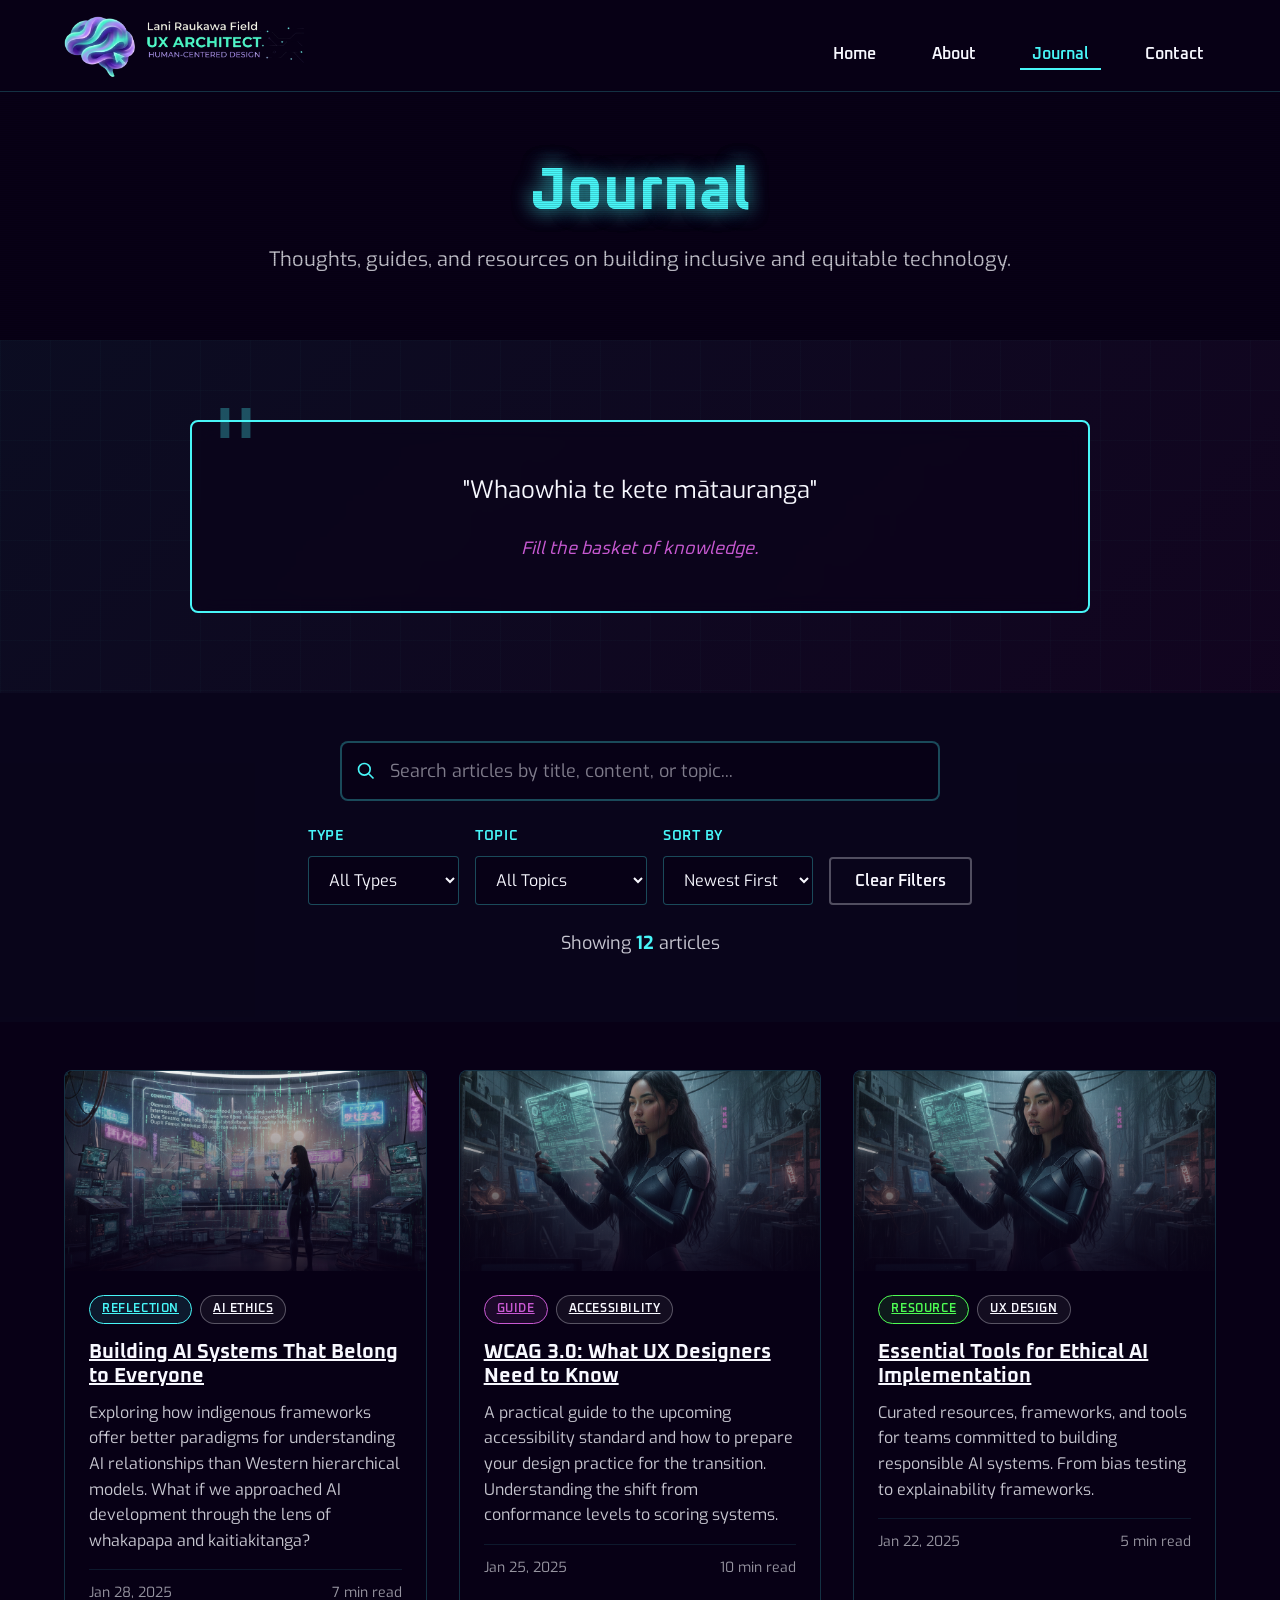
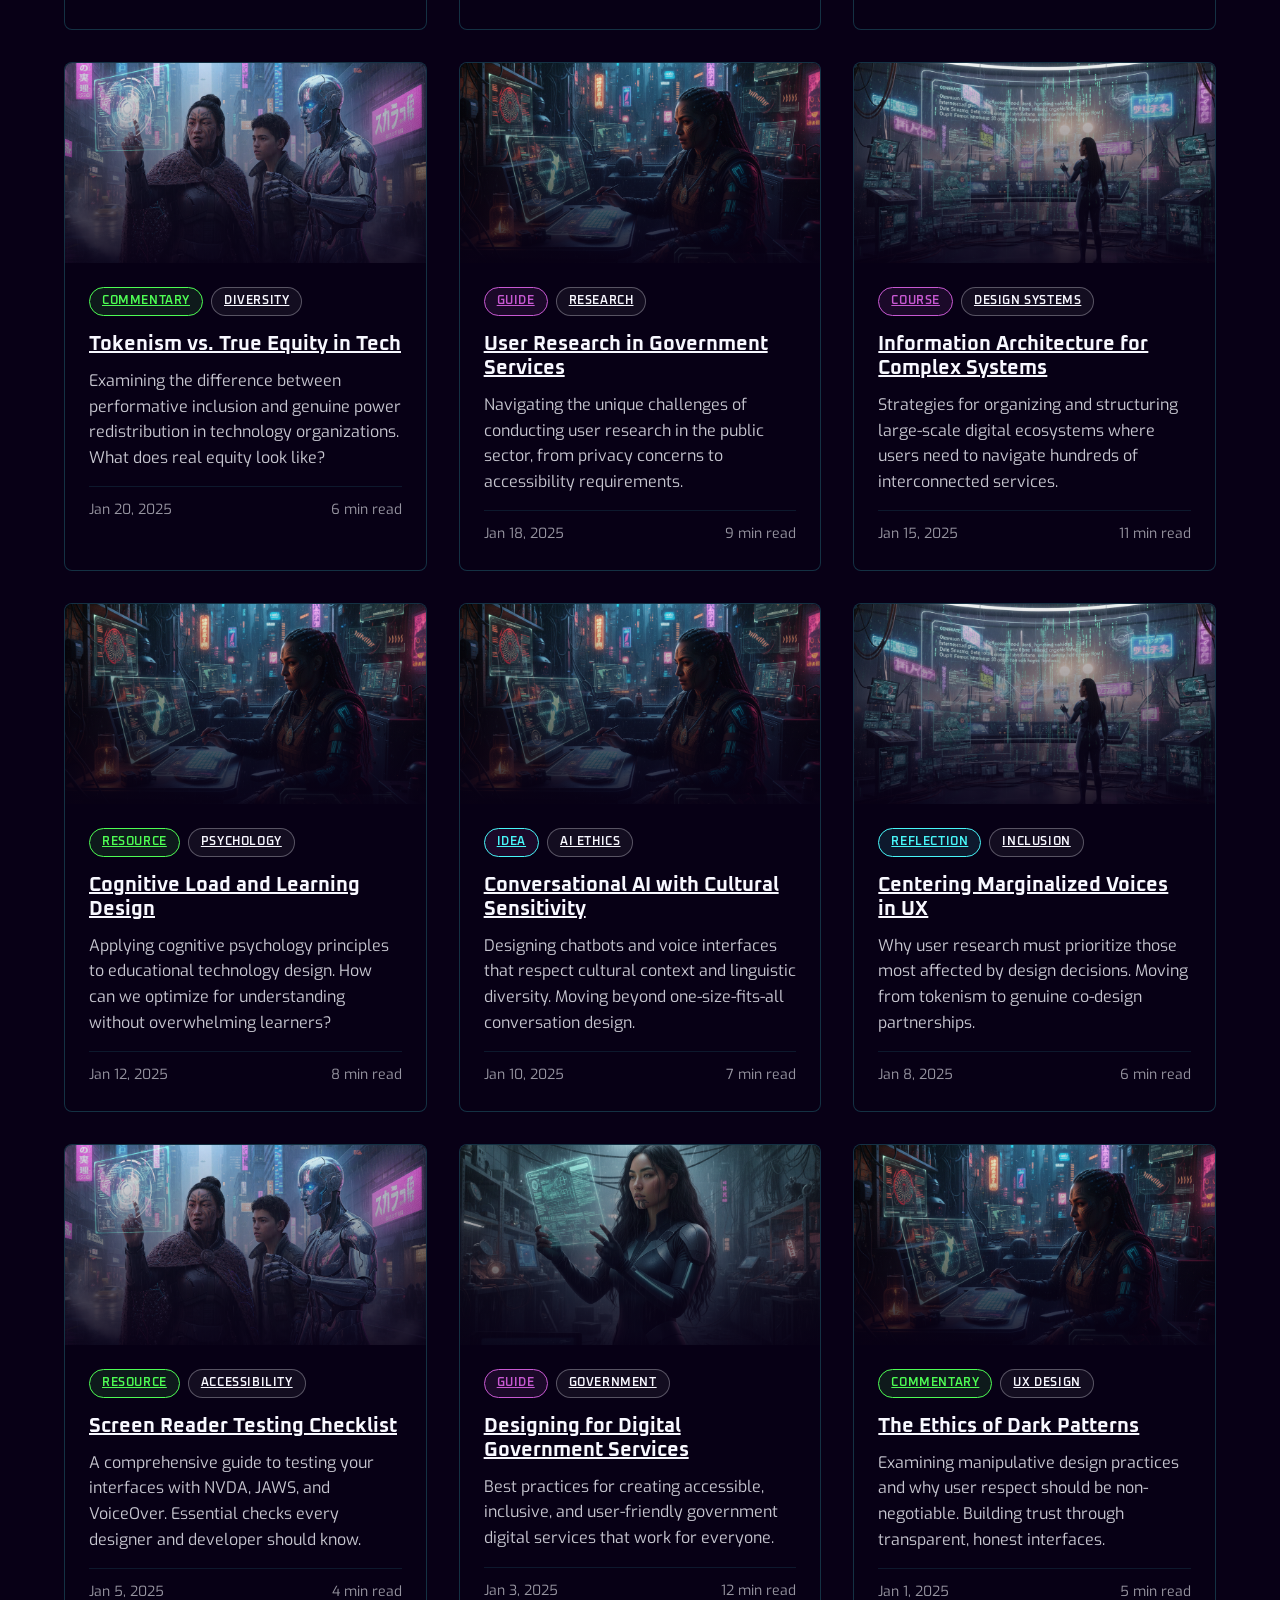
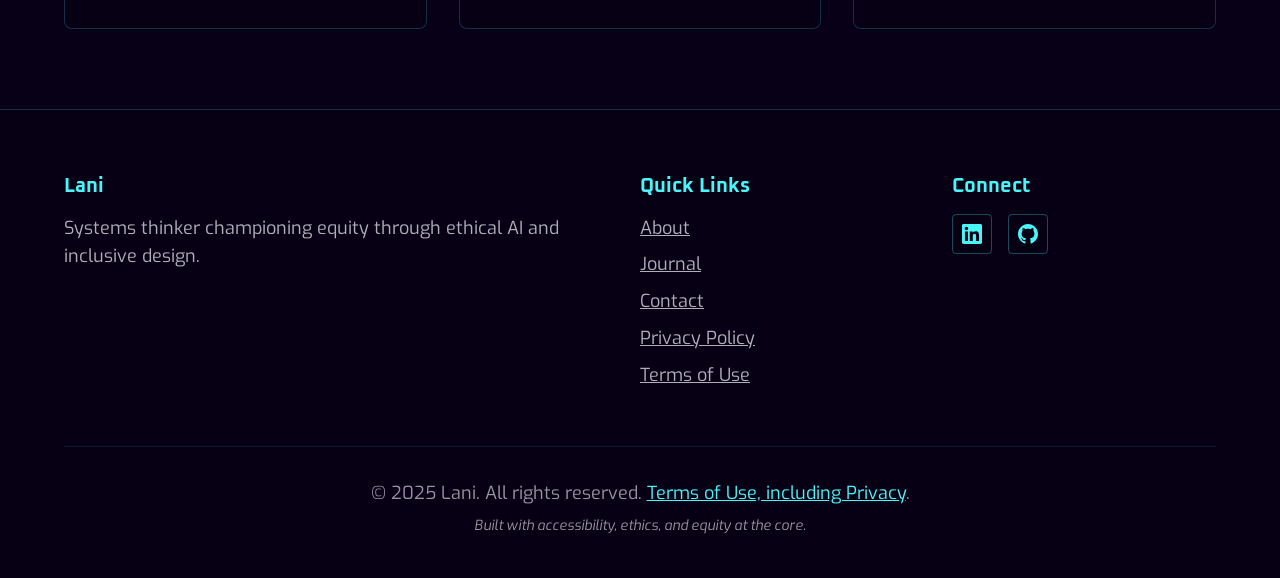
<file: journal.html>
<!DOCTYPE html>
<html lang="en">
<head>
    <meta charset="UTF-8">
    <meta name="viewport" content="width=device-width, initial-scale=1.0">
    <meta name="description" content="Explore Lani's journal of thoughts on UX, AI ethics, accessibility, and inclusive design.">
    
    <title>Journal - Lani</title>
    
    <!-- Fonts -->
    <link rel="preconnect" href="https://fonts.googleapis.com">
    <link rel="preconnect" href="https://fonts.gstatic.com" crossorigin>
    <link href="https://fonts.googleapis.com/css2?family=Oxanium:wght@400;500;600;700&family=Exo:wght@300;400;500;600;700&display=swap" rel="stylesheet">

    <link rel="stylesheet" href="css/styles.css">

    <!-- Google tag script -->
    <script async src="https://www.googletagmanager.com/gtag/js?id=G-GMG51T4XDC"></script>
    <script>
    window.dataLayer = window.dataLayer || [];
    function gtag(){dataLayer.push(arguments);}
    gtag('js', new Date());
    gtag('config', 'G-GMG51T4XDC');
    </script>

    <!-- Clarity script -->
    <script async type="text/javascript">
    (function(c,l,a,r,i,t,y){
        c[a]=c[a]||function(){(c[a].q=c[a].q||[]).push(arguments)};
        t=l.createElement(r);t.async=1;t.src="https://www.clarity.ms/tag/"+i;
        y=l.getElementsByTagName(r)[0];y.parentNode.insertBefore(t,y);
    })(window, document, "clarity", "script", "vb10n4ezgq");
    </script>

</head>
<body>
    <a href="#main-content" class="skip-link">Skip to main content</a>
    
    <!-- Navigation -->
    <nav class="main-nav" role="navigation" aria-label="Main navigation">
        <div class="nav-container">
            <a href="index.html" class="logo" aria-label="Lani - Home">
                <img src="/assets/logo-header.png" alt="Lani Raukawa Field - UX Architect - Human-centered design" width="240px" />
            </a>
            
            <button class="hamburger" aria-label="Toggle navigation menu" aria-expanded="false">
                <span class="hamburger-line"></span>
                <span class="hamburger-line"></span>
                <span class="hamburger-line"></span>
            </button>
            
            <ul class="nav-menu">
                <li><a href="index.html">Home</a></li>
                <li><a href="about.html">About</a></li>
                <li><a href="journal.html" class="active" aria-current="page">Journal</a></li>
                <li><a href="contact.html">Contact</a></li>
            </ul>
        </div>
    </nav>

    <main id="main-content">
        <!-- Page Header -->
        <section class="page-header">
            <div class="scanlines" aria-hidden="true"></div>
            <div class="container">
                <h1 class="page-title glitch" data-text="Journal">
                    <span class="glitch-text">Journal</span>
                </h1>
                <p class="page-subtitle">Thoughts, guides, and resources on building inclusive and equitable technology.</p>
            </div>
        </section>
        
        <!-- Philosophy Statement -->
        <section class="philosophy" aria-labelledby="philosophy-heading">
            <div class="container">
                <blockquote class="philosophy-quote">
                    <p id="philosophy-heading">
                        "Whaowhia te kete mātauranga"
                    </p>
                    <footer>
                        <cite>Fill the basket of knowledge.</cite>
                    </footer>
                </blockquote>
            </div>
        </section>
        

        <!-- Journal Controls -->
        <section class="journal-controls">
            <div class="container">
                <!-- Search Bar -->
                <div class="search-container">
                    <label for="journal-search" class="sr-only">Search journal entries</label>
                    <div class="search-wrapper">
                        <svg class="search-icon" viewBox="0 0 24 24" fill="none" stroke="currentColor" stroke-width="2" aria-hidden="true">
                            <path d="M21 21l-6-6m2-5a7 7 0 11-14 0 7 7 0 0114 0z"/>
                        </svg>
                        <input 
                            type="search" 
                            id="journal-search" 
                            class="search-input" 
                            placeholder="Search articles by title, content, or topic..."
                            aria-describedby="search-help"
                        >
                        <button type="button" class="search-clear" aria-label="Clear search" hidden>
                            <svg viewBox="0 0 24 24" fill="none" stroke="currentColor" stroke-width="2">
                                <line x1="18" y1="6" x2="6" y2="18"/>
                                <line x1="6" y1="6" x2="18" y2="18"/>
                            </svg>
                        </button>
                    </div>
                    <p id="search-help" class="sr-only">Start typing to filter journal entries in real-time</p>
                </div>

                <!-- Filters and Sort -->
                <div class="filters-bar" role="group" aria-label="Filter and sort options">
                    <!-- Type Filter -->
                    <div class="filter-group">
                        <label for="type-filter">Type</label>
                        <select id="type-filter" class="filter-select">
                            <option value="">All Types</option>
                            <option value="commentary">Commentary</option>
                            <option value="course">Course</option>
                            <option value="guide">Guide</option>
                            <option value="idea">Idea</option>
                            <option value="reflection">Reflection</option>
                            <option value="resource">Resource</option>
                        </select>
                    </div>

                    <!-- Topic Filter -->
                    <div class="filter-group">
                        <label for="topic-filter">Topic</label>
                        <select id="topic-filter" class="filter-select">
                            <option value="">All Topics</option>
                            <option value="accessibility">Accessibility</option>
                            <option value="ai">AI</option>
                            <option value="design">Design Systems</option>
                            <option value="diversity">Diversity</option>
                            <option value="government">Government</option>
                            <option value="inclusion">Inclusion</option>
                            <option value="psychology">Psychology</option>
                            <option value="research">Research</option>
                            <option value="ux">UX</option>
                        </select>
                    </div>

                    <!-- Sort -->
                    <div class="filter-group">
                        <label for="sort-select">Sort By</label>
                        <select id="sort-select" class="filter-select">
                            <option value="date-desc">Newest First</option>
                            <option value="date-asc">Oldest First</option>
                            <option value="title-asc">Title (A-Z)</option>
                            <option value="title-desc">Title (Z-A)</option>
                        </select>
                    </div>

                    <!-- Clear Filters -->
                    <button type="button" id="clear-filters" class="btn btn-tertiary">
                        <span>Clear Filters</span>
                    </button>
                </div>

                <!-- Results Count -->
                <div class="results-info" role="status" aria-live="polite">
                    <p id="results-count">Showing <strong>12</strong> articles</p>
                </div>

                <!-- Active Filters -->
                <div class="active-filters" id="active-filters" hidden>
                    <span class="active-filters-label">Active filters:</span>
                    <div class="active-filters-list" role="list"></div>
                </div>
            </div>
        </section>

        <!-- Journal Grid -->
        <section class="journal-listing">
            <div class="container">
                <div class="journal-grid" id="journal-grid">
                    <!-- Article cards will be dynamically populated -->
                    <!-- Sample articles for demonstration -->
                    
                    <article class="journal-card" data-type="reflection" data-topic="ai" data-date="2025-01-28" data-title="Building AI Systems That Belong to Everyone">
                        <div class="card-image">
                            <img src="assets/journal-monitor.png" alt="" loading="lazy">
                            <div class="card-overlay"></div>
                        </div>
                        <div class="card-content">
                            <div class="card-meta">
                                <a href="journal.html?type=reflection" class="pill pill-reflection">Reflection</a>
                                <a href="journal.html?topic=ai" class="pill pill-ai">AI Ethics</a>
                            </div>
                            <h2 class="card-title">
                                <a href="journal/ai-systems-for-everyone.html">Building AI Systems That Belong to Everyone</a>
                            </h2>
                            <p class="card-excerpt">
                                Exploring how indigenous frameworks offer better paradigms for understanding 
                                AI relationships than Western hierarchical models. What if we approached AI 
                                development through the lens of whakapapa and kaitiakitanga?
                            </p>
                            <div class="card-footer">
                                <time datetime="2025-01-28">Jan 28, 2025</time>
                                <span class="read-time">7 min read</span>
                            </div>
                        </div>
                    </article>

                    <article class="journal-card" data-type="guide" data-topic="accessibility" data-date="2025-01-25" data-title="WCAG 3.0: What UX Designers Need to Know">
                        <div class="card-image">
                            <img src="assets/journal-guide.png" alt="" loading="lazy">
                            <div class="card-overlay"></div>
                        </div>
                        <div class="card-content">
                            <div class="card-meta">
                                <a href="journal.html?type=guide" class="pill pill-guide">Guide</a>
                                <a href="journal.html?topic=accessibility" class="pill pill-accessibility">Accessibility</a>
                            </div>
                            <h2 class="card-title">
                                <a href="journal/wcag-3-guide.html">WCAG 3.0: What UX Designers Need to Know</a>
                            </h2>
                            <p class="card-excerpt">
                                A practical guide to the upcoming accessibility standard and how to prepare 
                                your design practice for the transition. Understanding the shift from conformance 
                                levels to scoring systems.
                            </p>
                            <div class="card-footer">
                                <time datetime="2025-01-25">Jan 25, 2025</time>
                                <span class="read-time">10 min read</span>
                            </div>
                        </div>
                    </article>

                    <article class="journal-card" data-type="resource" data-topic="ux" data-date="2025-01-22" data-title="Essential Tools for Ethical AI Implementation">
                        <div class="card-image">
                            <img src="assets/journal-guide.png" alt="" loading="lazy">
                            <div class="card-overlay"></div>
                        </div>
                        <div class="card-content">
                            <div class="card-meta">
                                <a href="journal.html?type=resource" class="pill pill-resource">Resource</a>
                                <a href="journal.html?topic=ux" class="pill pill-ux">UX Design</a>
                            </div>
                            <h2 class="card-title">
                                <a href="journal/ethical-ai-tools.html">Essential Tools for Ethical AI Implementation</a>
                            </h2>
                            <p class="card-excerpt">
                                Curated resources, frameworks, and tools for teams committed to building 
                                responsible AI systems. From bias testing to explainability frameworks.
                            </p>
                            <div class="card-footer">
                                <time datetime="2025-01-22">Jan 22, 2025</time>
                                <span class="read-time">5 min read</span>
                            </div>
                        </div>
                    </article>

                    <article class="journal-card" data-type="commentary" data-topic="diversity" data-date="2025-01-20" data-title="Tokenism vs. True Equity in Tech">
                        <div class="card-image">
                            <img src="assets/journal-teach.png" alt="" loading="lazy">
                            <div class="card-overlay"></div>
                        </div>
                        <div class="card-content">
                            <div class="card-meta">
                                <a href="journal.html?type=commentary" class="pill pill-commentary">Commentary</a>
                                <a href="journal.html?topic=diversity" class="pill pill-diversity">Diversity</a>
                            </div>
                            <h2 class="card-title">
                                <a href="journal/tokenism-vs-equity.html">Tokenism vs. True Equity in Tech</a>
                            </h2>
                            <p class="card-excerpt">
                                Examining the difference between performative inclusion and genuine power 
                                redistribution in technology organizations. What does real equity look like?
                            </p>
                            <div class="card-footer">
                                <time datetime="2025-01-20">Jan 20, 2025</time>
                                <span class="read-time">6 min read</span>
                            </div>
                        </div>
                    </article>

                    <article class="journal-card" data-type="guide" data-topic="research" data-date="2025-01-18" data-title="User Research in Government Services">
                        <div class="card-image">
                            <img src="assets/journal-research.png" alt="" loading="lazy">
                            <div class="card-overlay"></div>
                        </div>
                        <div class="card-content">
                            <div class="card-meta">
                                <a href="journal.html?type=guide" class="pill pill-guide">Guide</a>
                                <a href="journal.html?topic=research" class="pill pill-research">Research</a>
                            </div>
                            <h2 class="card-title">
                                <a href="journal/government-user-research.html">User Research in Government Services</a>
                            </h2>
                            <p class="card-excerpt">
                                Navigating the unique challenges of conducting user research in the public sector, 
                                from privacy concerns to accessibility requirements.
                            </p>
                            <div class="card-footer">
                                <time datetime="2025-01-18">Jan 18, 2025</time>
                                <span class="read-time">9 min read</span>
                            </div>
                        </div>
                    </article>

                    <article class="journal-card" data-type="course" data-topic="design" data-date="2025-01-15" data-title="Information Architecture for Complex Systems">
                        <div class="card-image">
                            <img src="assets/journal-monitor.png" alt="" loading="lazy">
                            <div class="card-overlay"></div>
                        </div>
                        <div class="card-content">
                            <div class="card-meta">
                                <a href="journal.html?type=course" class="pill pill-course">Course</a>
                                <a href="journal.html?topic=design" class="pill pill-design">Design Systems</a>
                            </div>
                            <h2 class="card-title">
                                <a href="journal/ia-complex-systems.html">Information Architecture for Complex Systems</a>
                            </h2>
                            <p class="card-excerpt">
                                Strategies for organizing and structuring large-scale digital ecosystems 
                                where users need to navigate hundreds of interconnected services.
                            </p>
                            <div class="card-footer">
                                <time datetime="2025-01-15">Jan 15, 2025</time>
                                <span class="read-time">11 min read</span>
                            </div>
                        </div>
                    </article>

                    <article class="journal-card" data-type="resource" data-topic="psychology" data-date="2025-01-12" data-title="Cognitive Load and Learning Design">
                        <div class="card-image">
                            <img src="assets/journal-research.png" alt="" loading="lazy">
                            <div class="card-overlay"></div>
                        </div>
                        <div class="card-content">
                            <div class="card-meta">
                                <a href="journal.html?type=resource" class="pill pill-resource">Resource</a>
                                <a href="journal.html?topic=psychology" class="pill pill-psychology">Psychology</a>
                            </div>
                            <h2 class="card-title">
                                <a href="journal/cognitive-load-learning.html">Cognitive Load and Learning Design</a>
                            </h2>
                            <p class="card-excerpt">
                                Applying cognitive psychology principles to educational technology design. 
                                How can we optimize for understanding without overwhelming learners?
                            </p>
                            <div class="card-footer">
                                <time datetime="2025-01-12">Jan 12, 2025</time>
                                <span class="read-time">8 min read</span>
                            </div>
                        </div>
                    </article>

                    <article class="journal-card" data-type="idea" data-topic="ai" data-date="2025-01-10" data-title="Conversational AI with Cultural Sensitivity">
                        <div class="card-image">
                            <img src="assets/journal-research.png" alt="" loading="lazy">
                            <div class="card-overlay"></div>
                        </div>
                        <div class="card-content">
                            <div class="card-meta">
                                <a href="journal.html?type=idea" class="pill pill-idea">Idea</a>
                                <a href="journal.html?topic=ai" class="pill pill-ai">AI Ethics</a>
                            </div>
                            <h2 class="card-title">
                                <a href="journal/cultural-conversational-ai.html">Conversational AI with Cultural Sensitivity</a>
                            </h2>
                            <p class="card-excerpt">
                                Designing chatbots and voice interfaces that respect cultural context and 
                                linguistic diversity. Moving beyond one-size-fits-all conversation design.
                            </p>
                            <div class="card-footer">
                                <time datetime="2025-01-10">Jan 10, 2025</time>
                                <span class="read-time">7 min read</span>
                            </div>
                        </div>
                    </article>

                    <article class="journal-card" data-type="reflection" data-topic="inclusion" data-date="2025-01-08" data-title="Centering Marginalized Voices in UX">
                        <div class="card-image">
                            <img src="assets/journal-monitor.png" alt="" loading="lazy">
                            <div class="card-overlay"></div>
                        </div>
                        <div class="card-content">
                            <div class="card-meta">
                                <a href="journal.html?type=reflection" class="pill pill-reflection">Reflection</a>
                                <a href="journal.html?topic=inclusion" class="pill pill-inclusion">Inclusion</a>
                            </div>
                            <h2 class="card-title">
                                <a href="journal/centering-marginalized-voices.html">Centering Marginalized Voices in UX</a>
                            </h2>
                            <p class="card-excerpt">
                                Why user research must prioritize those most affected by design decisions. 
                                Moving from tokenism to genuine co-design partnerships.
                            </p>
                            <div class="card-footer">
                                <time datetime="2025-01-08">Jan 8, 2025</time>
                                <span class="read-time">6 min read</span>
                            </div>
                        </div>
                    </article>

                    <article class="journal-card" data-type="resource" data-topic="accessibility" data-date="2025-01-05" data-title="Screen Reader Testing Checklist">
                        <div class="card-image">
                            <img src="assets/journal-teach.png" alt="" loading="lazy">
                            <div class="card-overlay"></div>
                        </div>
                        <div class="card-content">
                            <div class="card-meta">
                                <a href="journal.html?type=resource" class="pill pill-resource">Resource</a>
                                <a href="journal.html?topic=accessibility" class="pill pill-accessibility">Accessibility</a>
                            </div>
                            <h2 class="card-title">
                                <a href="journal/screen-reader-checklist.html">Screen Reader Testing Checklist</a>
                            </h2>
                            <p class="card-excerpt">
                                A comprehensive guide to testing your interfaces with NVDA, JAWS, and VoiceOver. 
                                Essential checks every designer and developer should know.
                            </p>
                            <div class="card-footer">
                                <time datetime="2025-01-05">Jan 5, 2025</time>
                                <span class="read-time">4 min read</span>
                            </div>
                        </div>
                    </article>

                    <article class="journal-card" data-type="guide" data-topic="government" data-date="2025-01-03" data-title="Designing for Digital Government Services">
                        <div class="card-image">
                            <img src="assets/journal-guide.png" alt="" loading="lazy">
                            <div class="card-overlay"></div>
                        </div>
                        <div class="card-content">
                            <div class="card-meta">
                                <a href="journal.html?type=guide" class="pill pill-guide">Guide</a>
                                <a href="journal.html?topic=government" class="pill pill-government">Government</a>
                            </div>
                            <h2 class="card-title">
                                <a href="journal/digital-government-design.html">Designing for Digital Government Services</a>
                            </h2>
                            <p class="card-excerpt">
                                Best practices for creating accessible, inclusive, and user-friendly government 
                                digital services that work for everyone.
                            </p>
                            <div class="card-footer">
                                <time datetime="2025-01-03">Jan 3, 2025</time>
                                <span class="read-time">12 min read</span>
                            </div>
                        </div>
                    </article>

                    <article class="journal-card" data-type="commentary" data-topic="ux" data-date="2025-01-01" data-title="The Ethics of Dark Patterns">
                        <div class="card-image">
                            <img src="assets/journal-research.png" alt="" loading="lazy">
                            <div class="card-overlay"></div>
                        </div>
                        <div class="card-content">
                            <div class="card-meta">
                                <a href="journal.html?type=commentary" class="pill pill-commentary">Commentary</a>
                                <a href="journal.html?topic=ux" class="pill pill-ux">UX Design</a>
                            </div>
                            <h2 class="card-title">
                                <a href="journal/ethics-dark-patterns.html">The Ethics of Dark Patterns</a>
                            </h2>
                            <p class="card-excerpt">
                                Examining manipulative design practices and why user respect should be 
                                non-negotiable. Building trust through transparent, honest interfaces.
                            </p>
                            <div class="card-footer">
                                <time datetime="2025-01-01">Jan 1, 2025</time>
                                <span class="read-time">5 min read</span>
                            </div>
                        </div>
                    </article>
                </div>

                <!-- No Results Message -->
                <div class="no-results" id="no-results" hidden>
                    <svg class="no-results-icon" viewBox="0 0 24 24" fill="none" stroke="currentColor" stroke-width="2" aria-hidden="true">
                        <circle cx="11" cy="11" r="8"/>
                        <path d="m21 21-4.35-4.35"/>
                    </svg>
                    <h2>No articles found</h2>
                    <p>Try adjusting your filters or search terms.</p>
                    <button type="button" id="reset-search" class="btn btn-primary">Reset Search</button>
                </div>
            </div>
        </section>
    </main>

    <!-- Footer -->
    <footer class="site-footer" role="contentinfo">
        <div class="container">
            <div class="footer-content">
                <div class="footer-section">
                    <h3 class="footer-title">Lani</h3>
                    <p>Systems thinker championing equity through ethical AI and inclusive design.</p>
                </div>
                
                <div class="footer-section">
                    <h3 class="footer-title">Quick Links</h3>
                    <ul class="footer-links">
                        <li><a href="about.html">About</a></li>
                        <li><a href="journal.html">Journal</a></li>
                        <li><a href="contact.html">Contact</a></li>
                        <li><a href="privacy.html">Privacy Policy</a></li>
                        <li><a href="terms.html">Terms of Use</a></li>
                    </ul>
                </div>
                
                <div class="footer-section">
                    <h3 class="footer-title">Connect</h3>
                    <ul class="social-links">
                        <li>
                            <a href="https://linkedin.com/in/lanifield" aria-label="LinkedIn" target="_blank" rel="noopener noreferrer">
                                <svg class="icon" viewBox="0 0 24 24" fill="currentColor">
                                    <path d="M20.447 20.452h-3.554v-5.569c0-1.328-.027-3.037-1.852-3.037-1.853 0-2.136 1.445-2.136 2.939v5.667H9.351V9h3.414v1.561h.046c.477-.9 1.637-1.85 3.37-1.85 3.601 0 4.267 2.37 4.267 5.455v6.286zM5.337 7.433c-1.144 0-2.063-.926-2.063-2.065 0-1.138.92-2.063 2.063-2.063 1.14 0 2.064.925 2.064 2.063 0 1.139-.925 2.065-2.064 2.065zm1.782 13.019H3.555V9h3.564v11.452zM22.225 0H1.771C.792 0 0 .774 0 1.729v20.542C0 23.227.792 24 1.771 24h20.451C23.2 24 24 23.227 24 22.271V1.729C24 .774 23.2 0 22.222 0h.003z"/>
                                </svg>
                            </a>
                        </li>
                        <li>
                            <a href="https://github.com/lanifield" aria-label="GitHub" target="_blank" rel="noopener noreferrer">
                                <svg class="icon" viewBox="0 0 24 24" fill="currentColor">
                                    <path d="M12 0c-6.626 0-12 5.373-12 12 0 5.302 3.438 9.8 8.207 11.387.599.111.793-.261.793-.577v-2.234c-3.338.726-4.033-1.416-4.033-1.416-.546-1.387-1.333-1.756-1.333-1.756-1.089-.745.083-.729.083-.729 1.205.084 1.839 1.237 1.839 1.237 1.07 1.834 2.807 1.304 3.492.997.107-.775.418-1.305.762-1.604-2.665-.305-5.467-1.334-5.467-5.931 0-1.311.469-2.381 1.236-3.221-.124-.303-.535-1.524.117-3.176 0 0 1.008-.322 3.301 1.23.957-.266 1.983-.399 3.003-.404 1.02.005 2.047.138 3.006.404 2.291-1.552 3.297-1.23 3.297-1.23.653 1.653.242 2.874.118 3.176.77.84 1.235 1.911 1.235 3.221 0 4.609-2.807 5.624-5.479 5.921.43.372.823 1.102.823 2.222v3.293c0 .319.192.694.801.576 4.765-1.589 8.199-6.086 8.199-11.386 0-6.627-5.373-12-12-12z"/>
                                </svg>
                            </a>
                        </li>
                    </ul>
                </div>
            </div>
            
            <div class="footer-bottom">
                <p>&copy; 2025 Lani. All rights reserved. <a href="terms.html">Terms of Use, including Privacy</a>.</p>
                <p class="footer-note">Built with accessibility, ethics, and equity at the core.</p>
            </div>
        </div>
    </footer>

    <script src="js/main.js"></script>
    <script src="js/journal.js"></script>
</body>
</html>
</file>
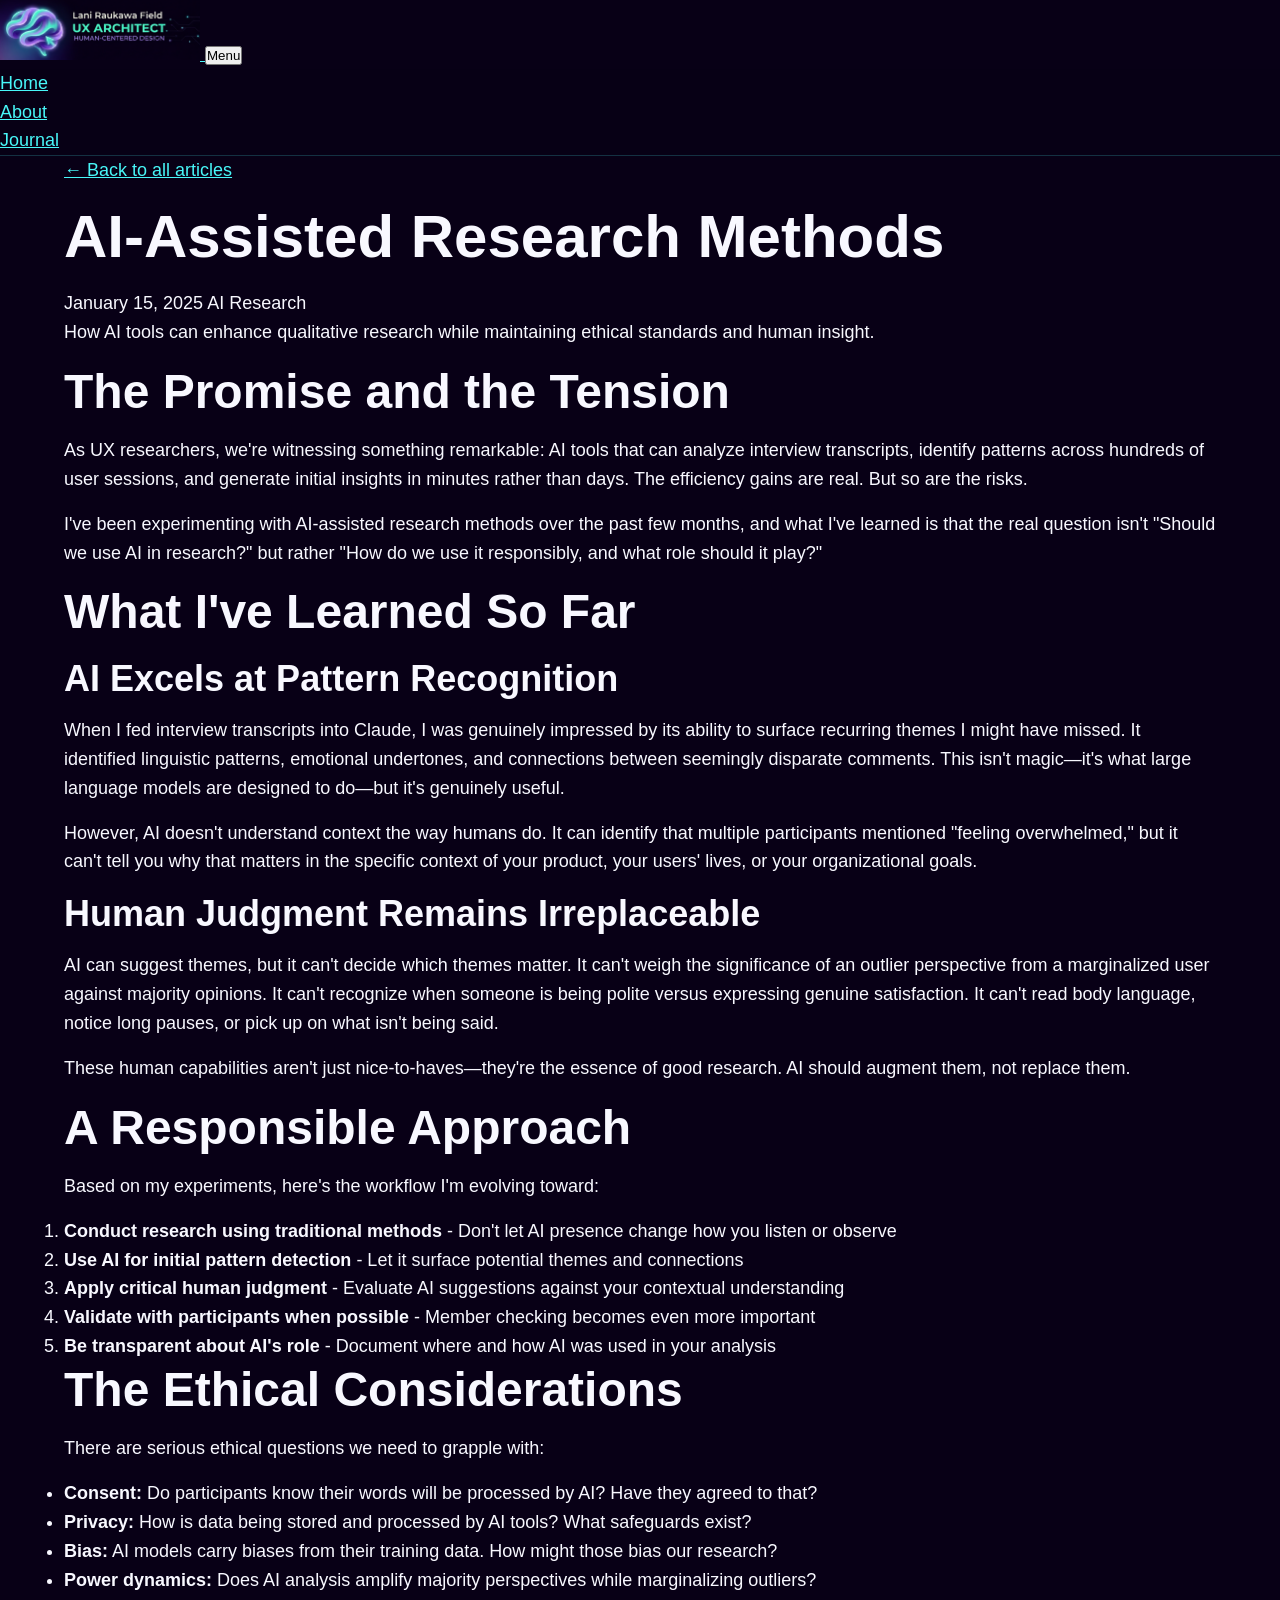
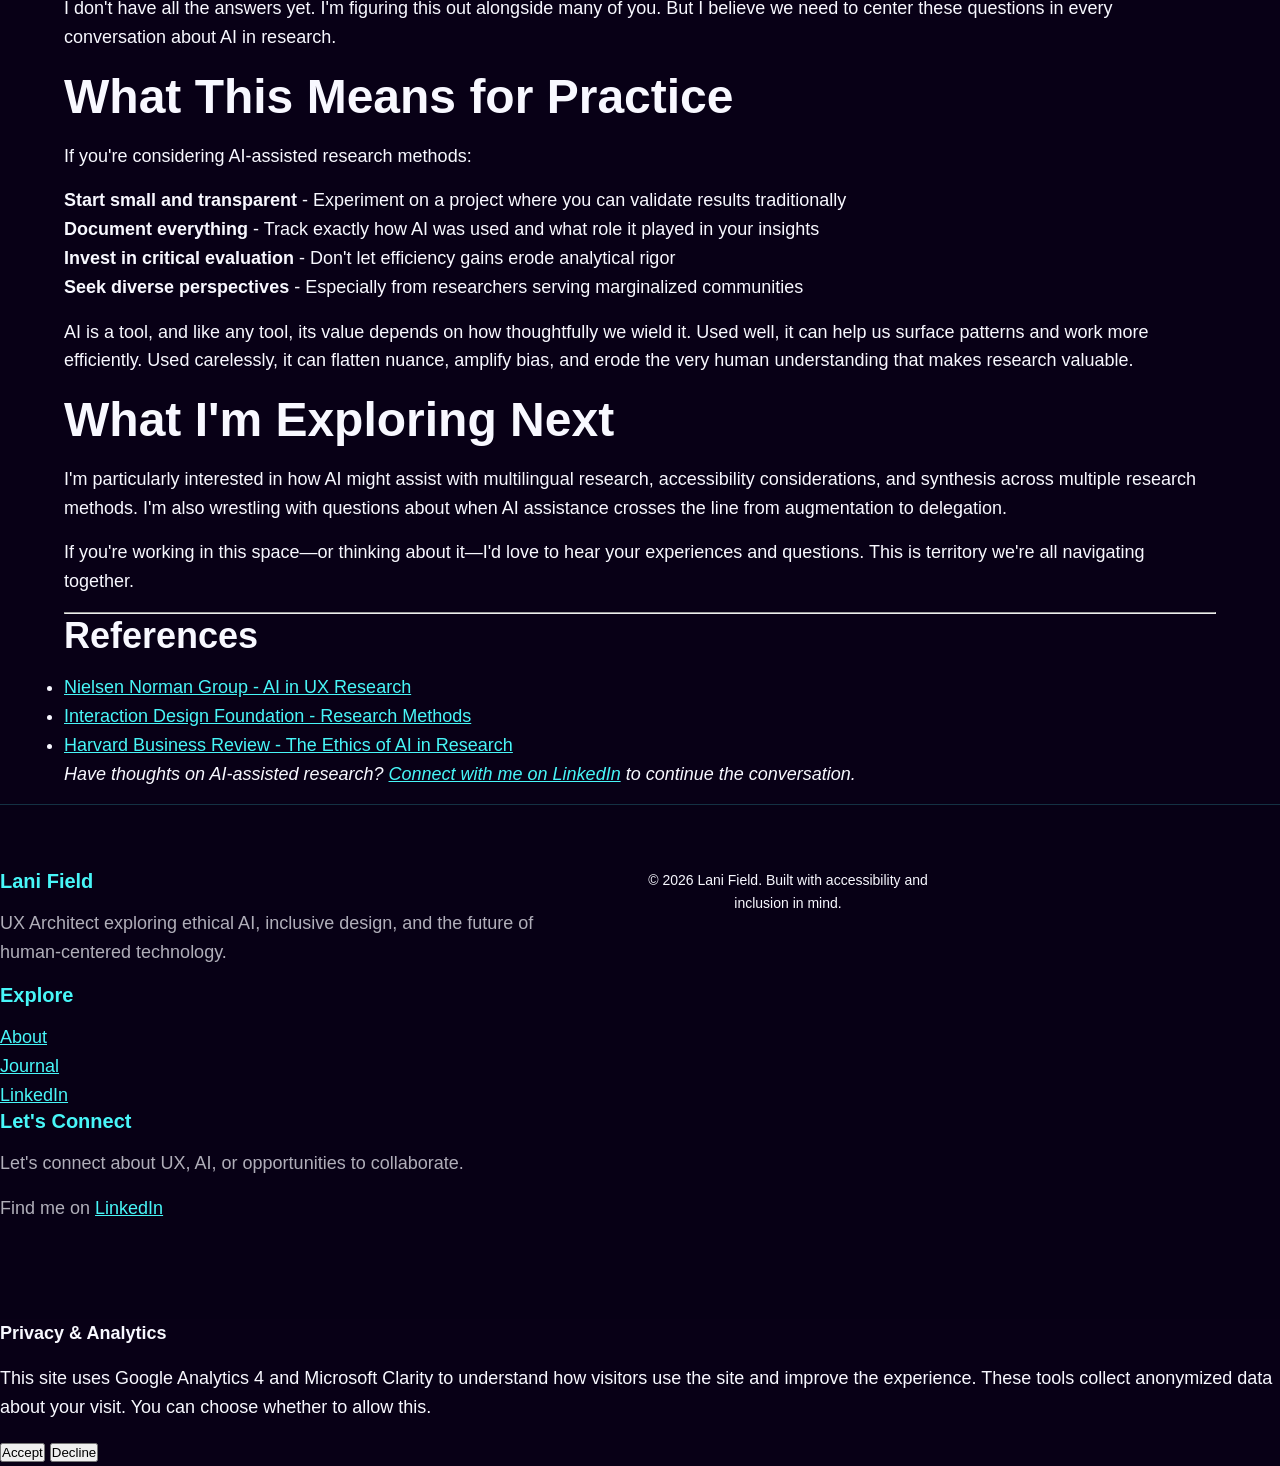
<file: journal/ai-research-methods.html>
<!DOCTYPE html>
<html lang="en">
<head>
  <meta charset="UTF-8">
  <meta name="viewport" content="width=device-width, initial-scale=1.0">
  <meta http-equiv="X-UA-Compatible" content="IE=edge">
  
  <!-- Primary Meta Tags -->
  <title>AI-Assisted Research Methods | Lani Field</title>
  <meta name="title" content="AI-Assisted Research Methods | Lani Field">
  <meta name="description" content="How AI tools can enhance qualitative research while maintaining ethical standards and human insight.">
  <meta name="keywords" content="UX, AI, Research Methods, Qualitative Research, Ethical AI">
  <meta name="author" content="Lani Field">
  <meta name="publish-date" content="2025-01-15">
  
  <!-- Open Graph / Facebook -->
  <meta property="og:type" content="article">
  <meta property="og:url" content="https://lanifield.com/journal/ai-research-methods.html">
  <meta property="og:title" content="AI-Assisted Research Methods | Lani Field">
  <meta property="og:description" content="How AI tools can enhance qualitative research while maintaining ethical standards and human insight.">
  <meta property="og:image" content="https://lanifield.com/images/journal/ai-research.jpg">
  
  <!-- Twitter -->
  <meta property="twitter:card" content="summary_large_image">
  <meta property="twitter:url" content="https://lanifield.com/journal/ai-research-methods.html">
  <meta property="twitter:title" content="AI-Assisted Research Methods | Lani Field">
  <meta property="twitter:description" content="How AI tools can enhance qualitative research while maintaining ethical standards and human insight.">
  <meta property="twitter:image" content="https://lanifield.com/images/journal/ai-research.jpg">
  
  <!-- Canonical URL -->
  <link rel="canonical" href="https://lanifield.com/journal/ai-research-methods.html">
  
  <!-- Favicon -->
  <link rel="icon" type="image/png" sizes="32x32" href="/images/favicon-32x32.png">
  <link rel="icon" type="image/png" sizes="16x16" href="/images/favicon-16x16.png">
  <link rel="apple-touch-icon" sizes="180x180" href="/images/apple-touch-icon.png">
  
  <!-- Fonts -->
  <link rel="preconnect" href="https://fonts.googleapis.com">
  <link rel="preconnect" href="https://fonts.gstatic.com" crossorigin>
  <link href="https://fonts.googleapis.com/css2?family=Titillium+Web:wght@600&family=Exo+2:wght@400;500&display=swap" rel="stylesheet">
  
  <!-- Styles -->
  <link rel="stylesheet" href="/css/styles.css">
  
  <!-- Schema.org for BlogPosting -->
  <script type="application/ld+json">
  {
    "@context": "https://schema.org",
    "@type": "BlogPosting",
    "headline": "AI-Assisted Research Methods",
    "description": "How AI tools can enhance qualitative research while maintaining ethical standards and human insight.",
    "image": "https://lanifield.com/images/journal/ai-research.jpg",
    "datePublished": "2025-01-15",
    "dateModified": "2025-01-15",
    "author": {
      "@type": "Person",
      "name": "Lani Field",
      "jobTitle": "UX Architect",
      "url": "https://lanifield.com"
    },
    "publisher": {
      "@type": "Person",
      "name": "Lani Field"
    },
    "mainEntityOfPage": {
      "@type": "WebPage",
      "@id": "https://lanifield.com/journal/ai-research-methods.html"
    },
    "keywords": ["UX", "AI", "Research Methods", "Qualitative Research", "Ethical AI"],
    "articleSection": "AI Research"
  }
  </script>
</head>
<body>
  <a href="#main-content" class="skip-link">Skip to main content</a>
  
  <!-- Header -->
  <header class="site-header" role="banner">
    <div class="header-container">
      <a href="/" class="logo-link" aria-label="Lani Field - UX Architect - Home">
        <img src="/images/logo-header.png" alt="Lani Field - UX Architect" class="site-logo" width="200" height="60">
      </a>
      
      <button class="menu-toggle" aria-expanded="false" aria-controls="main-navigation">
        Menu
      </button>
      
      <nav class="main-nav" id="main-navigation" role="navigation" aria-label="Main navigation">
        <ul>
          <li><a href="/" class="nav-link">Home</a></li>
          <li><a href="/about.html" class="nav-link">About</a></li>
          <li><a href="/journal.html" class="nav-link">Journal</a></li>
        </ul>
      </nav>
    </div>
  </header>
  
  <!-- Main Content -->
  <main id="main-content">
    <article class="container">
      <!-- Post Header -->
      <header class="post-header">
        <p><a href="/journal.html">← Back to all articles</a></p>
        <h1>AI-Assisted Research Methods</h1>
        <div class="post-meta">
          <time datetime="2025-01-15">January 15, 2025</time>
          <span class="article-topic">AI Research</span>
        </div>
      </header>
      
      <!-- Post Content -->
      <div class="post-content" id="post-content">
        <p>
          How AI tools can enhance qualitative research while maintaining ethical standards and human insight.
        </p>

        <h2>The Promise and the Tension</h2>
        <p>
          As UX researchers, we're witnessing something remarkable: AI tools that can analyze interview transcripts, identify patterns across hundreds of user sessions, and generate initial insights in minutes rather than days. The efficiency gains are real. But so are the risks.
        </p>
        <p>
          I've been experimenting with AI-assisted research methods over the past few months, and what I've learned is that the real question isn't "Should we use AI in research?" but rather "How do we use it responsibly, and what role should it play?"
        </p>

        <h2>What I've Learned So Far</h2>

        <h3>AI Excels at Pattern Recognition</h3>
        <p>
          When I fed interview transcripts into Claude, I was genuinely impressed by its ability to surface recurring themes I might have missed. It identified linguistic patterns, emotional undertones, and connections between seemingly disparate comments. This isn't magic—it's what large language models are designed to do—but it's genuinely useful.
        </p>
        <p>
          However, AI doesn't understand context the way humans do. It can identify that multiple participants mentioned "feeling overwhelmed," but it can't tell you why that matters in the specific context of your product, your users' lives, or your organizational goals.
        </p>

        <h3>Human Judgment Remains Irreplaceable</h3>
        <p>
          AI can suggest themes, but it can't decide which themes matter. It can't weigh the significance of an outlier perspective from a marginalized user against majority opinions. It can't recognize when someone is being polite versus expressing genuine satisfaction. It can't read body language, notice long pauses, or pick up on what isn't being said.
        </p>
        <p>
          These human capabilities aren't just nice-to-haves—they're the essence of good research. AI should augment them, not replace them.
        </p>

        <h2>A Responsible Approach</h2>
        <p>
          Based on my experiments, here's the workflow I'm evolving toward:
        </p>
        <ol>
          <li><strong>Conduct research using traditional methods</strong> - Don't let AI presence change how you listen or observe</li>
          <li><strong>Use AI for initial pattern detection</strong> - Let it surface potential themes and connections</li>
          <li><strong>Apply critical human judgment</strong> - Evaluate AI suggestions against your contextual understanding</li>
          <li><strong>Validate with participants when possible</strong> - Member checking becomes even more important</li>
          <li><strong>Be transparent about AI's role</strong> - Document where and how AI was used in your analysis</li>
        </ol>

        <h2>The Ethical Considerations</h2>
        <p>
          There are serious ethical questions we need to grapple with:
        </p>
        <ul>
          <li><strong>Consent:</strong> Do participants know their words will be processed by AI? Have they agreed to that?</li>
          <li><strong>Privacy:</strong> How is data being stored and processed by AI tools? What safeguards exist?</li>
          <li><strong>Bias:</strong> AI models carry biases from their training data. How might those bias our research?</li>
          <li><strong>Power dynamics:</strong> Does AI analysis amplify majority perspectives while marginalizing outliers?</li>
        </ul>
        <p>
          I don't have all the answers yet. I'm figuring this out alongside many of you. But I believe we need to center these questions in every conversation about AI in research.
        </p>

        <h2>What This Means for Practice</h2>
        <p>
          If you're considering AI-assisted research methods:
        </p>
        <p>
          <strong>Start small and transparent</strong> - Experiment on a project where you can validate results traditionally<br>
          <strong>Document everything</strong> - Track exactly how AI was used and what role it played in your insights<br>
          <strong>Invest in critical evaluation</strong> - Don't let efficiency gains erode analytical rigor<br>
          <strong>Seek diverse perspectives</strong> - Especially from researchers serving marginalized communities
        </p>
        <p>
          AI is a tool, and like any tool, its value depends on how thoughtfully we wield it. Used well, it can help us surface patterns and work more efficiently. Used carelessly, it can flatten nuance, amplify bias, and erode the very human understanding that makes research valuable.
        </p>

        <h2>What I'm Exploring Next</h2>
        <p>
          I'm particularly interested in how AI might assist with multilingual research, accessibility considerations, and synthesis across multiple research methods. I'm also wrestling with questions about when AI assistance crosses the line from augmentation to delegation.
        </p>
        <p>
          If you're working in this space—or thinking about it—I'd love to hear your experiences and questions. This is territory we're all navigating together.
        </p>

        <hr>

        <div class="post-references">
          <h3>References</h3>
          <ul>
            <li><a href="https://www.nngroup.com/" target="_blank" rel="noopener noreferrer">Nielsen Norman Group - AI in UX Research</a></li>
            <li><a href="https://www.interaction-design.org/" target="_blank" rel="noopener noreferrer">Interaction Design Foundation - Research Methods</a></li>
            <li><a href="https://hbr.org/" target="_blank" rel="noopener noreferrer">Harvard Business Review - The Ethics of AI in Research</a></li>
          </ul>
        </div>

        <p style="margin-top: var(--spacing-xl); font-style: italic; color: var(--text-muted);">
          Have thoughts on AI-assisted research? <a href="https://www.linkedin.com/in/lanifield" target="_blank" rel="noopener noreferrer">Connect with me on LinkedIn</a> to continue the conversation.
        </p>
      </div>
    </article>
  </main>
  
  <!-- Footer -->
  <footer class="site-footer" role="contentinfo">
    <div class="footer-content">
      <div class="footer-grid">
        <div class="footer-section">
          <h3>Lani Field</h3>
          <p>
            UX Architect exploring ethical AI, inclusive design, and the future of human-centered technology.
          </p>
        </div>
        
        <div class="footer-section">
          <h3>Explore</h3>
          <ul style="list-style: none;">
            <li><a href="/about.html">About</a></li>
            <li><a href="/journal.html">Journal</a></li>
            <li><a href="https://www.linkedin.com/in/lanifield" target="_blank" rel="noopener noreferrer">LinkedIn</a></li>
          </ul>
        </div>
        
        <div class="footer-section">
          <h3>Let's Connect</h3>
          <p>Let's connect about UX, AI, or opportunities to collaborate.</p>
          <p style="margin-top: var(--spacing-md);">
            Find me on <a href="https://www.linkedin.com/in/lanifield" target="_blank" rel="noopener noreferrer">LinkedIn</a>
          </p>
        </div>
      </div>
      
      <div style="margin-top: var(--spacing-xl); padding-top: var(--spacing-lg); border-top: 1px solid var(--deep-indigo); text-align: center; color: var(--text-muted); font-size: 0.875rem;">
        <p>
          &copy; <span id="current-year"></span> Lani Field. Built with accessibility and inclusion in mind.
        </p>
      </div>
    </div>
  </footer>
  
  <!-- Privacy Consent Banner -->
  <aside class="privacy-banner" role="complementary" aria-label="Privacy consent">
    <div class="privacy-content">
      <div class="privacy-text">
        <p><strong>Privacy & Analytics</strong></p>
        <p>
          This site uses Google Analytics 4 and Microsoft Clarity to understand how visitors use the site and improve the experience. These tools collect anonymized data about your visit. You can choose whether to allow this.
        </p>
      </div>
      <div class="privacy-actions">
        <button id="accept-privacy" class="button button-primary">Accept</button>
        <button id="decline-privacy" class="button button-secondary">Decline</button>
      </div>
    </div>
  </aside>
  
  <script>
    document.getElementById('current-year').textContent = new Date().getFullYear();
  </script>
  <script src="/js/main.js"></script>
</body>
</html>
</file>
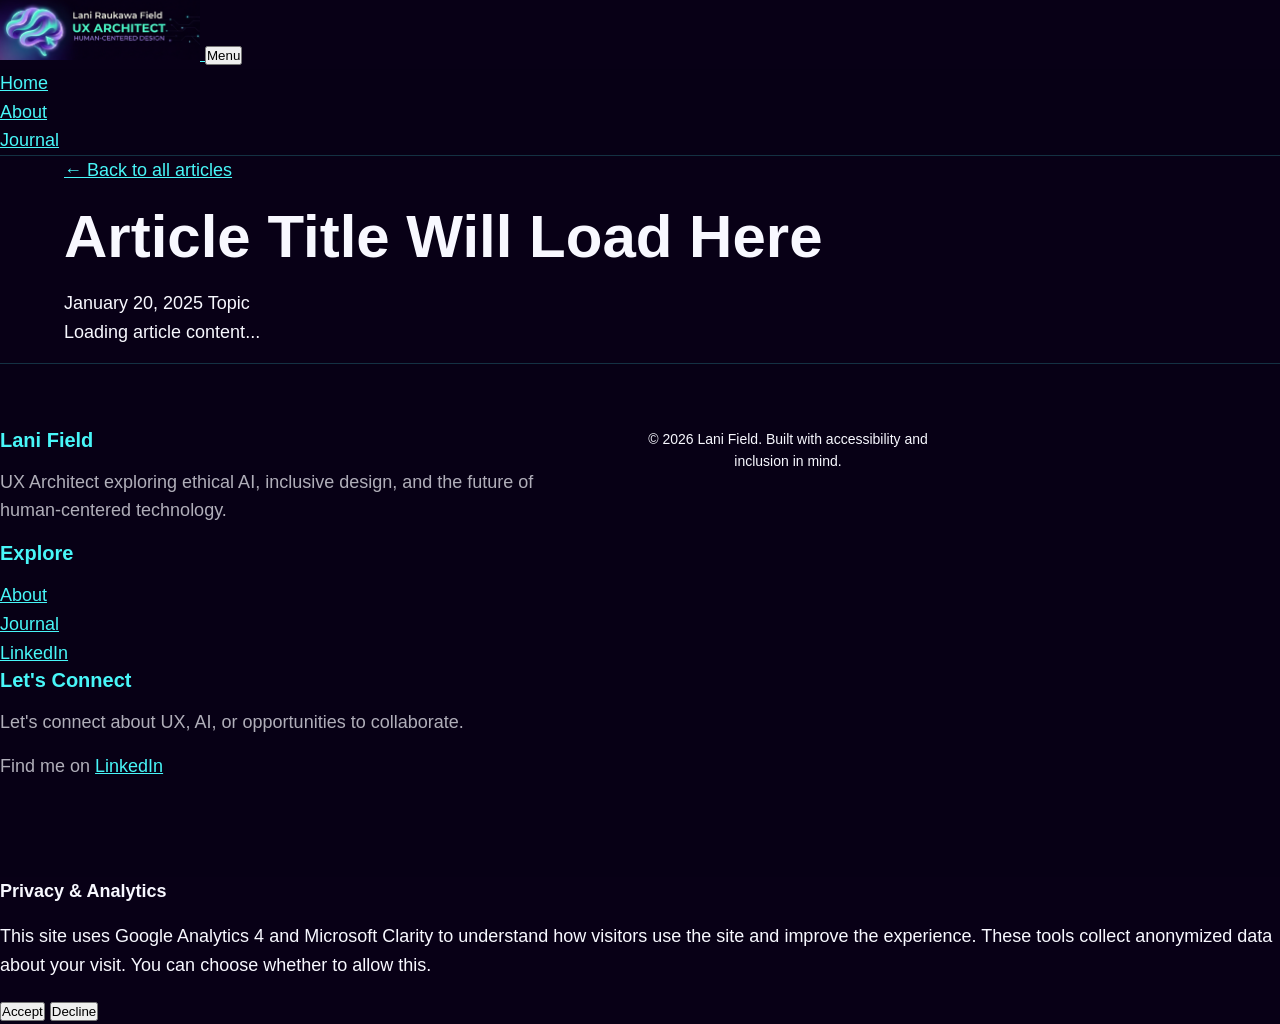
<file: journal/post-template.html>
<!DOCTYPE html>
<html lang="en">
<head>
  <meta charset="UTF-8">
  <meta name="viewport" content="width=device-width, initial-scale=1.0">
  <meta http-equiv="X-UA-Compatible" content="IE=edge">
  
  <!-- Primary Meta Tags -->
  <!-- TODO: Update these for each blog post -->
  <title>Article Title | Lani Field</title>
  <meta name="title" content="Article Title | Lani Field">
  <meta name="description" content="Article description goes here.">
  <meta name="keywords" content="UX, AI, keyword1, keyword2">
  <meta name="author" content="Lani Field">
  <meta name="publish-date" content="2025-01-20">
  
  <!-- Open Graph / Facebook -->
  <meta property="og:type" content="article">
  <meta property="og:url" content="https://lanifield.com/journal/article-slug.html">
  <meta property="og:title" content="Article Title | Lani Field">
  <meta property="og:description" content="Article description goes here.">
  <meta property="og:image" content="https://lanifield.com/images/journal/article-image.jpg">
  
  <!-- Twitter -->
  <meta property="twitter:card" content="summary_large_image">
  <meta property="twitter:url" content="https://lanifield.com/journal/article-slug.html">
  <meta property="twitter:title" content="Article Title | Lani Field">
  <meta property="twitter:description" content="Article description goes here.">
  <meta property="twitter:image" content="https://lanifield.com/images/journal/article-image.jpg">
  
  <!-- Canonical URL -->
  <link rel="canonical" href="https://lanifield.com/journal/article-slug.html">
  
  <!-- Favicon -->
  <link rel="icon" type="image/png" sizes="32x32" href="/images/favicon-32x32.png">
  <link rel="icon" type="image/png" sizes="16x16" href="/images/favicon-16x16.png">
  <link rel="apple-touch-icon" sizes="180x180" href="/images/apple-touch-icon.png">
  
  <!-- Fonts -->
  <link rel="preconnect" href="https://fonts.googleapis.com">
  <link rel="preconnect" href="https://fonts.gstatic.com" crossorigin>
  <link href="https://fonts.googleapis.com/css2?family=Titillium+Web:wght@600&family=Exo+2:wght@400;500&display=swap" rel="stylesheet">
  
  <!-- Styles -->
  <link rel="stylesheet" href="/css/styles.css">
  
  <!-- Schema.org for BlogPosting -->
  <script type="application/ld+json">
  {
    "@context": "https://schema.org",
    "@type": "BlogPosting",
    "headline": "Article Title",
    "description": "Article description goes here.",
    "image": "https://lanifield.com/images/journal/article-image.jpg",
    "datePublished": "2025-01-20",
    "dateModified": "2025-01-20",
    "author": {
      "@type": "Person",
      "name": "Lani Field",
      "jobTitle": "UX Architect",
      "url": "https://lanifield.com"
    },
    "publisher": {
      "@type": "Person",
      "name": "Lani Field"
    },
    "mainEntityOfPage": {
      "@type": "WebPage",
      "@id": "https://lanifield.com/journal/article-slug.html"
    },
    "keywords": ["UX", "AI", "keyword1", "keyword2"],
    "articleSection": "Topic Category"
  }
  </script>
</head>
<body>
  <a href="#main-content" class="skip-link">Skip to main content</a>
  
  <!-- Header -->
  <header class="site-header" role="banner">
    <div class="header-container">
      <a href="/" class="logo-link" aria-label="Lani Field - UX Architect - Home">
        <img src="/images/logo-header.png" alt="Lani Field - UX Architect" class="site-logo" width="200" height="60">
      </a>
      
      <button class="menu-toggle" aria-expanded="false" aria-controls="main-navigation">
        Menu
      </button>
      
      <nav class="main-nav" id="main-navigation" role="navigation" aria-label="Main navigation">
        <ul>
          <li><a href="/" class="nav-link">Home</a></li>
          <li><a href="/about.html" class="nav-link">About</a></li>
          <li><a href="/journal.html" class="nav-link">Journal</a></li>
        </ul>
      </nav>
    </div>
  </header>
  
  <!-- Main Content -->
  <main id="main-content">
    <article class="container">
      <!-- Post Header -->
      <header class="post-header">
        <p><a href="/journal.html">← Back to all articles</a></p>
        <h1 id="post-title">Article Title Will Load Here</h1>
        <div class="post-meta">
          <time datetime="2025-01-20" id="post-date">January 20, 2025</time>
          <span class="article-topic" id="post-topic">Topic</span>
        </div>
      </header>
      
      <!-- Post Content (will be loaded from markdown) -->
      <div class="post-content" id="post-content">
        <p>Loading article content...</p>
      </div>
    </article>
  </main>
  
  <!-- Footer -->
  <footer class="site-footer" role="contentinfo">
    <div class="footer-content">
      <div class="footer-grid">
        <div class="footer-section">
          <h3>Lani Field</h3>
          <p>
            UX Architect exploring ethical AI, inclusive design, and the future of human-centered technology.
          </p>
        </div>
        
        <div class="footer-section">
          <h3>Explore</h3>
          <ul style="list-style: none;">
            <li><a href="/about.html">About</a></li>
            <li><a href="/journal.html">Journal</a></li>
            <li><a href="https://www.linkedin.com/in/lanifield" target="_blank" rel="noopener noreferrer">LinkedIn</a></li>
          </ul>
        </div>
        
        <div class="footer-section">
          <h3>Let's Connect</h3>
          <p>Let's connect about UX, AI, or opportunities to collaborate.</p>
          <p style="margin-top: var(--spacing-md);">
            Find me on <a href="https://www.linkedin.com/in/lanifield" target="_blank" rel="noopener noreferrer">LinkedIn</a>
          </p>
        </div>
      </div>
      
      <div style="margin-top: var(--spacing-xl); padding-top: var(--spacing-lg); border-top: 1px solid var(--deep-indigo); text-align: center; color: var(--text-muted); font-size: 0.875rem;">
        <p>
          &copy; <span id="current-year"></span> Lani Field. Built with accessibility and inclusion in mind.
        </p>
      </div>
    </div>
  </footer>
  
  <!-- Privacy Consent Banner -->
  <aside class="privacy-banner" role="complementary" aria-label="Privacy consent">
    <div class="privacy-content">
      <div class="privacy-text">
        <p><strong>Privacy & Analytics</strong></p>
        <p>
          This site uses Google Analytics 4 and Microsoft Clarity to understand how visitors use the site and improve the experience. These tools collect anonymized data about your visit. You can choose whether to allow this.
        </p>
      </div>
      <div class="privacy-actions">
        <button id="accept-privacy" class="button button-primary">Accept</button>
        <button id="decline-privacy" class="button button-secondary">Decline</button>
      </div>
    </div>
  </aside>
  
  <script>
    document.getElementById('current-year').textContent = new Date().getFullYear();
  </script>
  <script src="/js/main.js"></script>
</body>
</html>
</file>
<file: css/styles.css>
/* ===================================
   CYBERPUNK PORTFOLIO - MAIN STYLES
   ===================================
   
   Color Palette:
   - Shadow Void: #080016
   - Electric Cyan: #48f6f8
   - Digital Lavender: #c859d2
   - Neon Green: #4EFD54
   - Smokey White: #f8f8ff
   
   Typography:
   - Display: Oxanium
   - Body: Exo
   
   Standards: WCAG 2.2 AA, HTML5, CSS3
   =================================== */

/* ===================================
   CSS CUSTOM PROPERTIES
   =================================== */
:root {
    /* Colors */
    --color-void: #080016;
    --color-cyan: #48f6f8;
    --color-lavender: #c859d2;
    --color-green: #4EFD54;
    --color-white: #f8f8ff;
    
    /* Semantic Colors */
    --color-bg: var(--color-void);
    --color-text: var(--color-white);
    --color-primary: var(--color-cyan);
    --color-secondary: var(--color-lavender);
    --color-accent: var(--color-green);
    
    /* Typography */
    --font-display: 'Oxanium', sans-serif;
    --font-body: 'Exo', sans-serif;
    
    /* Font Sizes */
    --text-xs: 0.75rem;
    --text-sm: 0.875rem;
    --text-base: 1rem;
    --text-lg: 1.125rem;
    --text-xl: 1.25rem;
    --text-2xl: 1.5rem;
    --text-3xl: 1.875rem;
    --text-4xl: 2.25rem;
    --text-5xl: 3rem;
    --text-6xl: 3.75rem;
    
    /* Spacing */
    --space-1: 0.25rem;
    --space-2: 0.5rem;
    --space-3: 0.75rem;
    --space-4: 1rem;
    --space-5: 1.25rem;
    --space-6: 1.5rem;
    --space-8: 2rem;
    --space-10: 2.5rem;
    --space-12: 3rem;
    --space-16: 4rem;
    --space-20: 5rem;
    --space-24: 6rem;
    
    /* Layout */
    --container-max: 1200px;
    --container-padding: var(--space-6);
    
    /* Border Radius */
    --radius-sm: 0.125rem;
    --radius-md: 0.25rem;
    --radius-lg: 0.5rem;
    
    /* Transitions */
    --transition-fast: 150ms ease;
    --transition-base: 250ms ease;
    --transition-slow: 350ms ease;
    
    /* Shadows */
    --shadow-cyan: 0 0 10px rgba(72, 246, 248, 0.5);
    --shadow-lavender: 0 0 10px rgba(200, 89, 210, 0.5);
    --shadow-green: 0 0 10px rgba(78, 253, 84, 0.5);
    
    /* Z-index */
    --z-dropdown: 1000;
    --z-sticky: 1020;
    --z-fixed: 1030;
    --z-modal-backdrop: 1040;
    --z-modal: 1050;
    --z-popover: 1060;
    --z-tooltip: 1070;
}

/* Hidden fix */
[hidden] {
    display: none !important;
}

/* ===================================
   RESET & BASE STYLES
   =================================== */
*, *::before, *::after {
    box-sizing: border-box;
    margin: 0;
    padding: 0;
}

html {
    font-size: 16px;
    -webkit-font-smoothing: antialiased;
    -moz-osx-font-smoothing: grayscale;
    scroll-behavior: smooth;
}

@media (prefers-reduced-motion: reduce) {
    html {
        scroll-behavior: auto;
    }
    
    *,
    *::before,
    *::after {
        animation-duration: 0.01ms !important;
        animation-iteration-count: 1 !important;
        transition-duration: 0.01ms !important;
    }
}

body {
    font-family: var(--font-body);
    font-size: var(--text-lg);
    font-weight: 400;
    line-height: 1.6;
    color: var(--color-text);
    background-color: var(--color-bg);
    overflow-x: hidden;
}

/* ===================================
   TYPOGRAPHY
   =================================== */
h1, h2, h3, h4, h5, h6 {
    font-family: var(--font-display);
    font-weight: 700;
    line-height: 1.2;
    margin-bottom: var(--space-4);
}

h1 {
    font-size: clamp(var(--text-4xl), 5vw, var(--text-6xl));
}

h2 {
    font-size: clamp(var(--text-3xl), 4vw, var(--text-5xl));
}

h3 {
    font-size: clamp(var(--text-2xl), 3vw, var(--text-4xl));
}

h4 {
    font-size: clamp(var(--text-xl), 2.5vw, var(--text-3xl));
}

h5 {
    font-size: var(--text-xl);
}

h6 {
    font-size: var(--text-lg);
}

p {
    margin-bottom: var(--space-4);
}

a {
    color: var(--color-primary);
    transition: color var(--transition-base);
}

a:hover,
a:focus {
    color: var(--color-secondary);
}

strong {
    font-weight: 700;
}

em {
    font-style: italic;
}

/* ===================================
   ACCESSIBILITY
   =================================== */
.sr-only {
    position: absolute;
    width: 1px;
    height: 1px;
    padding: 0;
    margin: -1px;
    overflow: hidden;
    clip: rect(0, 0, 0, 0);
    white-space: nowrap;
    border-width: 0;
}

.skip-link {
    position: absolute;
    top: var(--space-4);
    left: var(--space-4);
    padding: var(--space-3) var(--space-5);
    background: var(--color-cyan);
    color: var(--color-void);
    font-family: var(--font-display);
    font-weight: 700;
    border-radius: var(--radius-md);
    z-index: var(--z-tooltip);
    transform: translateY(-200%);
    transition: transform var(--transition-base);
}

.skip-link:focus {
    transform: translateY(0);
    outline: 3px solid var(--color-green);
    outline-offset: 2px;
}

/* Focus Styles */
:focus {
    outline: 2px solid var(--color-cyan);
    outline-offset: 2px;
}

:focus:not(:focus-visible) {
    outline: none;
}

:focus-visible {
    outline: 2px solid var(--color-cyan);
    outline-offset: 2px;
}

button:focus-visible,
a:focus-visible,
input:focus-visible,
select:focus-visible,
textarea:focus-visible {
    outline: 2px solid var(--color-cyan);
    outline-offset: 2px;
}

/* ===================================
   LAYOUT
   =================================== */
.container {
    max-width: var(--container-max);
    margin: 0 auto;
    padding: 0 var(--container-padding);
}

/* ===================================
   NAVIGATION
   =================================== */
.main-nav {
    position: sticky;
    top: 0;
    background: rgba(8, 0, 22, 0.95);
    backdrop-filter: blur(10px);
    border-bottom: 1px solid rgba(72, 246, 248, 0.2);
    z-index: var(--z-sticky);
}

.nav-container {
    max-width: var(--container-max);
    margin: 0 auto;
    padding: var(--space-4) var(--container-padding);
    padding-bottom: 0;
    display: flex;
    justify-content: space-between;
    align-items: center;
}

.logo {
    font-family: var(--font-display);
    font-size: var(--text-2xl);
    font-weight: 900;
    color: var(--color-cyan);
    position: relative;
}

.logo-text {
    position: relative;
    display: inline-block;
}

.logo-text::before {
    content: attr(data-text);
    position: absolute;
    top: 0;
    left: 0;
    width: 100%;
    height: 100%;
    color: var(--color-lavender);
    z-index: -1;
    animation: glitch-logo 3s infinite;
}

@keyframes glitch-logo {
    0%, 90%, 100% {
        transform: translate(0);
        opacity: 0;
    }
    91%, 93% {
        transform: translate(-2px, 1px);
        opacity: 0.8;
    }
    92%, 94% {
        transform: translate(2px, -1px);
        opacity: 0.8;
    }
}

.hamburger {
    display: none;
    flex-direction: column;
    gap: var(--space-2);
    background: none;
    border: none;
    cursor: pointer;
    padding: var(--space-2);
}

.hamburger-line {
    width: 25px;
    height: 2px;
    background: var(--color-cyan);
    transition: all var(--transition-base);
}

.hamburger[aria-expanded="true"] .hamburger-line:nth-child(1) {
    transform: rotate(45deg) translate(5px, 5px);
}

.hamburger[aria-expanded="true"] .hamburger-line:nth-child(2) {
    opacity: 0;
}

.hamburger[aria-expanded="true"] .hamburger-line:nth-child(3) {
    transform: rotate(-45deg) translate(7px, -7px);
}

.nav-menu {
    display: flex;
    gap: var(--space-8);
    list-style: none;
}

.nav-menu a {
    font-family: var(--font-display);
    font-weight: 600;
    font-size: var(--text-base);
    color: var(--color-white);
    padding: var(--space-2) var(--space-3);
    position: relative;
    transition: color var(--transition-base);
    text-decoration: none;
}

.nav-menu a::after {
    content: '';
    position: absolute;
    bottom: 0;
    left: 0;
    width: 0;
    height: 2px;
    background: var(--color-cyan);
    transition: width var(--transition-base);
}

.nav-menu a:hover::after,
.nav-menu a:focus::after {
    width: 100%;
}

.nav-menu a.active {
    color: var(--color-cyan);
}

.nav-menu a.active::after {
    width: 100%;
}

/* Mobile Navigation */
@media (max-width: 768px) {
    .hamburger {
        display: flex;
    }
    
    .nav-menu {
        position: absolute;
        top: 100%;
        left: 0;
        right: 0;
        flex-direction: column;
        gap: 0;
        background: rgba(8, 0, 22, 0.98);
        backdrop-filter: blur(10px);
        border-bottom: 1px solid rgba(72, 246, 248, 0.2);
        padding: var(--space-4);
        transform: translateY(-100%);
        opacity: 0;
        visibility: hidden;
        transition: all var(--transition-base);
    }
    
    .nav-menu.active {
        transform: translateY(0);
        opacity: 1;
        visibility: visible;
    }
    
    .nav-menu li {
        border-bottom: 1px solid rgba(72, 246, 248, 0.1);
    }
    
    .nav-menu li:last-child {
        border-bottom: none;
    }
    
    .nav-menu a {
        display: block;
        padding: var(--space-4);
    }
}

/* ===================================
   CYBERPUNK EFFECTS
   =================================== */
/* Scanlines */
.scanlines {
    position: absolute;
    top: 0;
    left: 0;
    width: 100%;
    height: 100%;
    background: repeating-linear-gradient(
        0deg,
        rgba(0, 0, 0, 0.15),
        rgba(0, 0, 0, 0.15) 1px,
        transparent 1px,
        transparent 2px
    );
    pointer-events: none;
    z-index: 1;
    animation: scanline-move 8s linear infinite;
}

@keyframes scanline-move {
    0% {
        transform: translateY(0);
    }
    100% {
        transform: translateY(100%);
    }
}

/* Grid Background */
.grid-bg {
    position: absolute;
    top: 0;
    left: 0;
    width: 100%;
    height: 100%;
    background-image: 
        linear-gradient(rgba(72, 246, 248, 0.03) 1px, transparent 1px),
        linear-gradient(90deg, rgba(72, 246, 248, 0.03) 1px, transparent 1px);
    background-size: 50px 50px;
    pointer-events: none;
    z-index: 0;
}

/* Glitch Effect */
.glitch {
    position: relative;
}

.glitch-text {
    position: relative;
    display: inline-block;
}

.glitch::before,
.glitch::after {
    content: attr(data-text);
    position: absolute;
    top: 0;
    left: 0;
    width: 100%;
    height: 100%;
    background: var(--color-bg);
}

.glitch::before {
    color: var(--color-cyan);
    z-index: -1;
    animation: glitch-1 2.5s infinite;
}

.glitch::after {
    color: var(--color-lavender);
    z-index: -2;
    animation: glitch-2 2.5s infinite;
}

@keyframes glitch-1 {
    0%, 90%, 100% {
        transform: translate(0);
        clip-path: inset(0 0 0 0);
    }
    91% {
        transform: translate(-2px, 2px);
        clip-path: inset(10% 0 70% 0);
    }
    92% {
        transform: translate(2px, -2px);
        clip-path: inset(60% 0 20% 0);
    }
    93% {
        transform: translate(-1px, 1px);
        clip-path: inset(30% 0 50% 0);
    }
}

@keyframes glitch-2 {
    0%, 90%, 100% {
        transform: translate(0);
        clip-path: inset(0 0 0 0);
    }
    91.5% {
        transform: translate(2px, -2px);
        clip-path: inset(20% 0 60% 0);
    }
    92.5% {
        transform: translate(-2px, 2px);
        clip-path: inset(70% 0 10% 0);
    }
    93.5% {
        transform: translate(1px, -1px);
        clip-path: inset(40% 0 40% 0);
    }
}

/* Hologram Frame */
.hologram-frame {
    position: relative;
    padding: var(--space-8);
    border: 2px solid var(--color-cyan);
    border-radius: var(--radius-lg);
    background: rgba(72, 246, 248, 0.05);
    box-shadow: 
        var(--shadow-cyan),
        inset 0 0 20px rgba(72, 246, 248, 0.1);
    animation: hologram-pulse 3s ease-in-out infinite;
}

@keyframes hologram-pulse {
    0%, 100% {
        box-shadow: 
            0 0 10px rgba(72, 246, 248, 0.5),
            inset 0 0 20px rgba(72, 246, 248, 0.1);
    }
    50% {
        box-shadow: 
            0 0 20px rgba(72, 246, 248, 0.8),
            inset 0 0 30px rgba(72, 246, 248, 0.2);
    }
}

/* ===================================
   BUTTONS
   =================================== */
.btn {
    display: inline-flex;
    align-items: center;
    gap: var(--space-2);
    padding: var(--space-3) var(--space-6);
    font-family: var(--font-display);
    font-size: var(--text-base);
    font-weight: 600;
    text-align: center;
    border: 2px solid transparent;
    border-radius: var(--radius-md);
    cursor: pointer;
    transition: all var(--transition-base);
    text-decoration: none;
}

.btn:focus {
    outline: 3px solid var(--color-cyan);
    outline-offset: 2px;
}

.btn-primary {
    background: var(--color-cyan);
    color: var(--color-void);
    border-color: var(--color-cyan);
    box-shadow: var(--shadow-cyan);
}

.btn-primary:hover,
.btn-primary:focus {
    background: var(--color-accent);
    border-color: var(--color-accent);
    box-shadow: var(--shadow-accent);
    color: var(--color-void);
    transform: translateY(-2px);
}

.btn-secondary {
    background: var(--color-lavender);
    color: var(--color-void);
    border-color: var(--color-lavender);
    box-shadow: var(--shadow-lavender);
}

.btn-secondary:hover,
.btn-secondary:focus {
    background: var(--color-accent);
    border-color: var(--color-accent);
    box-shadow: var(--shadow-accent);
    color: var(--color-void);
    transform: translateY(-2px);
}

.btn-tertiary {
    background: transparent;
    color: var(--color-white);
    border-color: rgba(248, 248, 255, 0.3);
}

.btn-tertiary:hover,
.btn-tertiary:focus {
    background: rgba(248, 248, 255, 0.05);
    border-color: var(--color-white);
    transform: translateY(-2px);
}

.btn-large {
    padding: var(--space-5) var(--space-10);
    font-size: var(--text-lg);
}

.btn-icon {
    width: 20px;
    height: 20px;
}

/* ===================================
   PILLS / BADGES
   =================================== */
.pill {
    display: inline-block;
    padding: var(--space-1) var(--space-3);
    font-family: var(--font-display);
    font-size: var(--text-xs);
    font-weight: 600;
    text-transform: uppercase;
    letter-spacing: 0.05em;
    border-radius: 999px;
    border: 1px solid;
    transition: all var(--transition-base);
}

.pill-commentary {
    background: rgba(78, 253, 84, 0.1);
    border-color: var(--color-green);
    color: var(--color-green);
}

.pill-course {
    background: rgba(200, 89, 210, 0.1);
    border-color: var(--color-lavender);
    color: var(--color-lavender);
}

.pill-guide {
    background: rgba(200, 89, 210, 0.1);
    border-color: var(--color-lavender);
    color: var(--color-lavender);
}

.pill-idea {
    background: rgba(200, 89, 210, 0.1);
    border-color: var(--color-cyan);
    color: var(--color-cyan);
}

.pill-reflection {
    background: rgba(72, 246, 248, 0.1);
    border-color: var(--color-cyan);
    color: var(--color-cyan);
}

.pill-resource {
    background: rgba(78, 253, 84, 0.1);
    border-color: var(--color-green);
    color: var(--color-green);
}


.pill-accessibility,
.pill-ai,
.pill-design,
.pill-diversity,
.pill-government,
.pill-inclusion,
.pill-psychology,
.pill-research,
.pill-ux {
    background: rgba(248, 248, 255, 0.05);
    border-color: rgba(248, 248, 255, 0.3);
    color: var(--color-white);
}

.pill:hover,
.pill:focus {
    transform: translateY(-2px);
    box-shadow: 0 4px 8px rgba(0, 0, 0, 0.3);
}

/* ===================================
   HERO SECTION
   =================================== */
.hero {
    position: relative;
    min-height: 80vh;
    display: flex;
    align-items: center;
    padding: var(--space-20) 0;
    overflow: hidden;
}

.hero-content {
    position: relative;
    z-index: 2;
    display: grid;
    grid-template-columns: 1fr 1fr;
    gap: var(--space-16);
    align-items: center;
    max-width: var(--container-max);
    margin: 0 auto;
    padding: 0 var(--container-padding);
}

.hero-text h1 {
    margin-bottom: var(--space-4);
    text-shadow: 0 0 20px rgba(72, 246, 248, 0.5);
}

.hero-subtitle {
    font-size: clamp(var(--text-2xl), 3vw, var(--text-4xl));
    color: var(--color-green);
    margin-bottom: var(--space-6);
    text-shadow: 0 0 15px var(--shadow-green);
}

.hero-description {
    font-size: var(--text-xl);
    line-height: 1.7;
    margin-bottom: var(--space-8);
    color: rgba(248, 248, 255, 0.9);
}

.hero-stats {
    display: flex;
    gap: var(--space-8);
    margin-bottom: var(--space-10);
}

.stat-item {
    display: flex;
    align-items: center;
    gap: var(--space-3);
}

.stat-icon {
    width: 40px;
    height: 40px;
    color: var(--color-cyan);
}

.stat-text {
    display: flex;
    flex-direction: column;
}

.stat-number {
    font-family: var(--font-display);
    font-size: var(--text-2xl);
    font-weight: 900;
    color: var(--color-cyan);
    line-height: 1;
}

.stat-label {
    font-size: var(--text-sm);
    color: rgba(248, 248, 255, 0.7);
}

.hero-cta {
    display: flex;
    gap: var(--space-4);
    flex-wrap: wrap;
}

.hero-visual {
    display: flex;
    justify-content: center;
    align-items: center;
}

.hologram-visual {
    width: 100%;
    max-width: 360px;
    animation: glitch-photo 3s infinite;
}

.no-glitch {
    animation: none;
}

@keyframes glitch-photo {
    0%, 90%, 100% {
        transform: translate(0);
        opacity: 1;
    }
    91%, 93% {
        transform: translate(-2px, 1px);
        opacity: 0.8;
    }
    92%, 94% {
        transform: translate(2px, -1px);
        opacity: 0.8;
    }
}

/* ===================================
   CARDS
   =================================== */
.journal-preview {
    padding: var(--space-20) 0;
}

.section-header {
    display: flex;
    justify-content: space-between;
    align-items: center;
    margin-bottom: var(--space-12);
}

.section-title {
    font-size: var(--text-4xl);
    color: var(--color-cyan);
    text-shadow: 0 0 20px rgba(72, 246, 248, 0.3);
}

.view-all {
    display: flex;
    align-items: center;
    gap: var(--space-2);
    font-family: var(--font-display);
    font-weight: 600;
    color: var(--color-void);
}

.view-all:hover,
.view-all:focus {
    color: var(--color-void);
}

.journal-grid {
    display: grid;
    grid-template-columns: repeat(auto-fill, minmax(320px, 1fr));
    gap: var(--space-8);
}

.journal-card {
    position: relative;
    background: rgba(8, 0, 22, 0.8);
    border: 1px solid rgba(72, 246, 248, 0.2);
    border-radius: var(--radius-lg);
    overflow: hidden;
    transition: all var(--transition-base);
    animation: card-fade-in 0.6s ease-out backwards;
}

@keyframes card-fade-in {
    from {
        opacity: 0;
        transform: translateY(30px);
    }
    to {
        opacity: 1;
        transform: translateY(0);
    }
}

.journal-card:nth-child(1) { animation-delay: 0.1s; }
.journal-card:nth-child(2) { animation-delay: 0.2s; }
.journal-card:nth-child(3) { animation-delay: 0.3s; }

.journal-card:hover {
    transform: translateY(-8px);
    border-color: var(--color-cyan);
    box-shadow: 
        0 10px 30px rgba(0, 0, 0, 0.5),
        var(--shadow-cyan);
}

.card-image {
    position: relative;
    height: 200px;
    overflow: hidden;
}

.card-image img {
    width: 100%;
    height: 100%;
    object-fit: cover;
    transition: transform var(--transition-slow);
}

.journal-card:hover .card-image img {
    transform: scale(1.1);
}

.card-overlay {
    position: absolute;
    top: 0;
    left: 0;
    width: 100%;
    height: 100%;
    background: linear-gradient(
        180deg,
        transparent 0%,
        rgba(8, 0, 22, 0.9) 100%
    );
}

.card-content {
    padding: var(--space-6);
}

.card-meta {
    display: flex;
    gap: var(--space-2);
    margin-bottom: var(--space-4);
    flex-wrap: wrap;
}

.card-title {
    font-size: var(--text-xl);
    margin-bottom: var(--space-3);
}

.card-title a {
    color: var(--color-white);
    transition: color var(--transition-base);
}

.card-title a:hover,
.card-title a:focus {
    color: var(--color-cyan);
}

.card-excerpt {
    font-size: var(--text-base);
    color: rgba(248, 248, 255, 0.8);
    margin-bottom: var(--space-4);
    line-height: 1.6;
}

.card-footer {
    display: flex;
    justify-content: space-between;
    align-items: center;
    font-size: var(--text-sm);
    color: rgba(248, 248, 255, 0.6);
    border-top: 1px solid rgba(72, 246, 248, 0.1);
    padding-top: var(--space-3);
}

.read-time {
    display: flex;
    align-items: center;
    gap: var(--space-1);
}

/* ===================================
   PHILOSOPHY SECTION
   =================================== */
.philosophy {
    padding: var(--space-20) 0;
    background: linear-gradient(
        135deg,
        rgba(72, 246, 248, 0.05) 0%,
        rgba(200, 89, 210, 0.05) 100%
    );
    position: relative;
}

.philosophy::before {
    content: '';
    position: absolute;
    top: 0;
    left: 0;
    width: 100%;
    height: 100%;
    background-image: 
        linear-gradient(rgba(72, 246, 248, 0.02) 1px, transparent 1px),
        linear-gradient(90deg, rgba(72, 246, 248, 0.02) 1px, transparent 1px);
    background-size: 50px 50px;
    pointer-events: none;
}

.philosophy-quote {
    position: relative;
    max-width: 900px;
    margin: 0 auto;
    padding: var(--space-12);
    text-align: center;
    border: 2px solid var(--color-cyan);
    border-radius: var(--radius-lg);
    background: rgba(8, 0, 22, 0.5);
    backdrop-filter: blur(10px);
}

.philosophy-quote::before {
    content: '"';
    position: absolute;
    top: -20px;
    left: 20px;
    font-size: 120px;
    font-family: var(--font-display);
    color: var(--color-cyan);
    opacity: 0.3;
    line-height: 1;
}

.philosophy-quote p {
    font-size: var(--text-2xl);
    line-height: 1.7;
    margin-bottom: var(--space-6);
    color: var(--color-white);
}

.philosophy-quote footer {
    font-family: var(--font-display);
    font-size: var(--text-lg);
    color: var(--color-lavender);
}

/* ===================================
   PAGE HEADER
   =================================== */
.page-header {
    position: relative;
    padding: var(--space-16) 0 var(--space-12);
    text-align: center;
    overflow: hidden;
}

.page-title {
    color: var(--color-cyan);
    text-shadow: 0 0 20px rgba(72, 246, 248, 0.5);
    margin-bottom: var(--space-4);
}

.page-subtitle {
    font-size: var(--text-xl);
    color: rgba(248, 248, 255, 0.8);
}

/* ===================================
   ABOUT PAGE - SKILLS GRID
   =================================== */
.about-intro {
    padding: var(--space-16) 0;
}

.intro-content {
    display: grid;
    grid-template-columns: 1.5fr 1fr;
    gap: var(--space-16);
    align-items: center;
}

.intro-text h2 {
    color: var(--color-cyan);
    margin-bottom: var(--space-6);
}

.intro-text p {
    font-size: var(--text-lg);
    line-height: 1.7;
    color: rgba(248, 248, 255, 0.9);
}

.highlight {
    font-family: var(--font-display);
    font-size: var(--text-xl);
    font-weight: 600;
    color: var(--color-lavender);
    padding: var(--space-4);
    border-left: 4px solid var(--color-lavender);
    background: rgba(200, 89, 210, 0.05);
    margin-top: var(--space-6);
}

.profile-frame {
    display: flex;
    justify-content: center;
    align-items: center;
    min-height: 300px;
}

.profile-frame img {
    max-width: 360px;
}

.skills-section {
    padding: var(--space-20) 0;
}

.section-intro {
    text-align: center;
    font-size: var(--text-lg);
    max-width: 800px;
    margin: 0 auto var(--space-12);
    color: rgba(248, 248, 255, 0.8);
}

.skills-grid {
    display: grid;
    grid-template-columns: repeat(auto-fit, minmax(300px, 1fr));
    gap: var(--space-8);
}

.skill-card {
    background: rgba(8, 0, 22, 0.8);
    border: 1px solid rgba(72, 246, 248, 0.2);
    border-radius: var(--radius-lg);
    padding: var(--space-8);
    transition: all var(--transition-base);
}

.skill-card:hover {
    border-color: var(--color-cyan);
    box-shadow: var(--shadow-cyan);
    transform: translateY(-5px);
}

.skill-header {
    display: flex;
    align-items: center;
    gap: var(--space-4);
    margin-bottom: var(--space-4);
}

.skill-icon {
    width: 48px;
    height: 48px;
    color: var(--color-cyan);
    flex-shrink: 0;
}

.skill-title {
    font-size: var(--text-2xl);
    color: var(--color-cyan);
    margin-bottom: 0;
}

.skill-description {
    color: rgba(248, 248, 255, 0.8);
    margin-bottom: var(--space-4);
    line-height: 1.6;
}

.skill-toggle {
    display: flex;
    align-items: center;
    gap: var(--space-2);
    background: transparent;
    border: 1px solid rgba(72, 246, 248, 0.3);
    color: var(--color-cyan);
    padding: var(--space-2) var(--space-4);
    border-radius: var(--radius-md);
    font-family: var(--font-display);
    font-size: var(--text-sm);
    font-weight: 600;
    cursor: pointer;
    transition: all var(--transition-base);
    width: fit-content;
}

.skill-toggle:hover,
.skill-toggle:focus {
    background: rgba(72, 246, 248, 0.1);
    border-color: var(--color-cyan);
}

.toggle-icon {
    width: 16px;
    height: 16px;
    transition: transform var(--transition-base);
}

.skill-toggle[aria-expanded="true"] .toggle-icon {
    transform: rotate(180deg);
}

.skill-details {
    margin-top: var(--space-6);
    padding-top: var(--space-6);
    border-top: 1px solid rgba(72, 246, 248, 0.2);
}

.skill-details h4 {
    font-size: var(--text-lg);
    color: var(--color-lavender);
    margin-bottom: var(--space-3);
}

.skill-details ul {
    list-style: none;
    margin-bottom: var(--space-4);
}

.skill-details li {
    position: relative;
    padding-left: var(--space-6);
    margin-bottom: var(--space-2);
    color: rgba(248, 248, 255, 0.8);
}

.skill-details li::before {
    content: '▹';
    position: absolute;
    left: 0;
    color: var(--color-cyan);
    font-size: var(--text-lg);
}

.additional-skills {
    display: grid;
    gap: var(--space-6);
}

.additional-skill h4 {
    color: var(--color-cyan);
    font-size: var(--text-lg);
    margin-bottom: var(--space-2);
}

.additional-skill p {
    color: rgba(248, 248, 255, 0.7);
    margin-bottom: 0;
}

.values-section {
    padding: var(--space-20) 0;
    background: rgba(72, 246, 248, 0.02);
}

.values-grid {
    display: grid;
    grid-template-columns: repeat(auto-fit, minmax(250px, 1fr));
    gap: var(--space-8);
}

.value-card {
    padding: var(--space-6);
    border: 1px solid rgba(200, 89, 210, 0.3);
    border-radius: var(--radius-lg);
    background: rgba(200, 89, 210, 0.05);
    transition: all var(--transition-base);
}

.value-card:hover {
    border-color: var(--color-lavender);
    box-shadow: var(--shadow-lavender);
    transform: translateY(-5px);
}

.value-card h3 {
    color: var(--color-lavender);
    font-size: var(--text-xl);
    margin-bottom: var(--space-3);
}

.value-card p {
    color: rgba(248, 248, 255, 0.8);
    line-height: 1.6;
    margin-bottom: 0;
}

.cta-section {
    padding: var(--space-20) 0;
    text-align: center;
}

.cta-section h2 {
    color: var(--color-cyan);
    margin-bottom: var(--space-6);
}

.cta-section p {
    font-size: var(--text-lg);
    max-width: 700px;
    margin: 0 auto var(--space-8);
    color: rgba(248, 248, 255, 0.8);
}

/* ===================================
   JOURNAL PAGE - CONTROLS & FILTERS
   =================================== */
.journal-controls {
    padding: var(--space-12) 0;
    background: rgba(72, 246, 248, 0.02);
}

.search-container {
    margin-bottom: var(--space-6);
}

.search-wrapper {
    position: relative;
    max-width: 600px;
    margin: 0 auto;
}

.search-icon {
    position: absolute;
    left: var(--space-4);
    top: 50%;
    transform: translateY(-50%);
    width: 20px;
    height: 20px;
    color: var(--color-cyan);
    pointer-events: none;
}

.search-input {
    width: 100%;
    padding: var(--space-4) var(--space-6) var(--space-4) var(--space-12);
    font-family: var(--font-body);
    font-size: var(--text-lg);
    color: var(--color-white);
    background: rgba(8, 0, 22, 0.8);
    border: 2px solid rgba(72, 246, 248, 0.3);
    border-radius: var(--radius-lg);
    transition: all var(--transition-base);
}

.search-input:focus {
    border-color: var(--color-cyan);
    box-shadow: var(--shadow-cyan);
}

.search-input::placeholder {
    color: rgba(248, 248, 255, 0.5);
}

.search-clear {
    position: absolute;
    right: var(--space-3);
    top: 50%;
    transform: translateY(-50%);
    background: none;
    border: none;
    color: var(--color-cyan);
    cursor: pointer;
    padding: var(--space-2);
    display: flex;
    align-items: center;
    justify-content: center;
    transition: color var(--transition-base);
}

.search-clear:hover {
    color: var(--color-lavender);
}

.search-clear svg {
    width: 20px;
    height: 20px;
}

.filters-bar {
    display: flex;
    gap: var(--space-4);
    flex-wrap: wrap;
    justify-content: center;
    align-items: flex-end;
    margin-bottom: var(--space-6);
}

.filter-group {
    display: flex;
    flex-direction: column;
    gap: var(--space-2);
}

.filter-group label {
    font-family: var(--font-display);
    font-size: var(--text-sm);
    font-weight: 600;
    color: var(--color-cyan);
    text-transform: uppercase;
    letter-spacing: 0.05em;
}

.filter-select {
    padding: var(--space-3) var(--space-4);
    font-family: var(--font-body);
    font-size: var(--text-base);
    color: var(--color-white);
    background: rgba(8, 0, 22, 0.8);
    border: 1px solid rgba(72, 246, 248, 0.3);
    border-radius: var(--radius-md);
    cursor: pointer;
    transition: all var(--transition-base);
    min-width: 150px;
}

.filter-select:focus {
    border-color: var(--color-cyan);
    box-shadow: var(--shadow-cyan);
}

.results-info {
    text-align: center;
    font-size: var(--text-lg);
    color: rgba(248, 248, 255, 0.8);
    margin-bottom: var(--space-4);
}

.results-info strong {
    color: var(--color-cyan);
}

.active-filters {
    display: flex;
    align-items: center;
    gap: var(--space-3);
    flex-wrap: wrap;
    justify-content: center;
    padding: var(--space-4);
    background: rgba(72, 246, 248, 0.05);
    border-radius: var(--radius-lg);
}

.active-filters-label {
    font-family: var(--font-display);
    font-size: var(--text-sm);
    font-weight: 600;
    color: var(--color-cyan);
}

.active-filters-list {
    display: flex;
    gap: var(--space-2);
    flex-wrap: wrap;
}

.filter-tag {
    display: inline-flex;
    align-items: center;
    gap: var(--space-2);
    padding: var(--space-1) var(--space-3);
    background: rgba(72, 246, 248, 0.1);
    border: 1px solid var(--color-cyan);
    border-radius: 999px;
    font-size: var(--text-sm);
    color: var(--color-cyan);
}

.filter-tag button {
    background: none;
    border: none;
    color: inherit;
    cursor: pointer;
    padding: 0;
    display: flex;
    align-items: center;
}

.filter-tag svg {
    width: 14px;
    height: 14px;
}

.journal-listing {
    padding: var(--space-12) 0 var(--space-20);
}

.no-results {
    text-align: center;
    padding: var(--space-20) var(--space-4);
}

.no-results-icon {
    width: 80px;
    height: 80px;
    color: rgba(72, 246, 248, 0.5);
    margin: 0 auto var(--space-6);
}

.no-results h2 {
    color: var(--color-cyan);
    margin-bottom: var(--space-4);
}

.no-results p {
    font-size: var(--text-lg);
    color: rgba(248, 248, 255, 0.7);
    margin-bottom: var(--space-8);
}

/* ===================================
   CONTACT PAGE - FORMS
   =================================== */
.contact-section {
    padding: var(--space-16) 0 var(--space-20);
}

.contact-layout {
    display: grid;
    grid-template-columns: 1fr 1.5fr;
    gap: var(--space-16);
}

.contact-info h2 {
    color: var(--color-cyan);
    margin-bottom: var(--space-6);
}

.contact-info > p {
    font-size: var(--text-lg);
    line-height: 1.7;
    color: rgba(248, 248, 255, 0.8);
    margin-bottom: var(--space-10);
}

.contact-methods {
    display: flex;
    flex-direction: column;
    gap: var(--space-6);
    margin-bottom: var(--space-10);
}

.contact-method {
    display: flex;
    gap: var(--space-4);
    padding: var(--space-4);
    border: 1px solid rgba(72, 246, 248, 0.2);
    border-radius: var(--radius-lg);
    background: rgba(72, 246, 248, 0.02);
    transition: all var(--transition-base);
}

.contact-method:hover {
    border-color: var(--color-cyan);
    background: rgba(72, 246, 248, 0.05);
}

.method-icon {
    width: 32px;
    height: 32px;
    color: var(--color-cyan);
    flex-shrink: 0;
}

.method-content h3 {
    font-size: var(--text-lg);
    color: var(--color-lavender);
    margin-bottom: var(--space-2);
}

.method-content p {
    margin-bottom: 0;
    color: rgba(248, 248, 255, 0.8);
}

.email-link {
    color: var(--color-cyan);
    cursor: pointer;
}

.contact-note {
    padding: var(--space-6);
    background: rgba(200, 89, 210, 0.05);
    border: 1px solid rgba(200, 89, 210, 0.3);
    border-radius: var(--radius-lg);
}

.contact-note h3 {
    font-size: var(--text-xl);
    color: var(--color-lavender);
    margin-bottom: var(--space-4);
}

.contact-note ul {
    list-style: none;
}

.contact-note li {
    position: relative;
    padding-left: var(--space-6);
    margin-bottom: var(--space-2);
    color: rgba(248, 248, 255, 0.8);
}

.contact-note li::before {
    content: '▹';
    position: absolute;
    left: 0;
    color: var(--color-lavender);
}

.contact-form-wrapper {
    position: relative;
}

.contact-form {
    background: rgba(8, 0, 22, 0.8);
    border: 1px solid rgba(72, 246, 248, 0.2);
    border-radius: var(--radius-lg);
    padding: var(--space-10);
}

.contact-form h2 {
    color: var(--color-cyan);
    margin-bottom: var(--space-8);
}

/* Honeypot field - hidden from users */
.hp-field {
    position: absolute;
    left: -9999px;
    width: 1px;
    height: 1px;
    overflow: hidden;
}

.form-group {
    margin-bottom: var(--space-6);
}

.form-label {
    display: block;
    font-family: var(--font-display);
    font-size: var(--text-base);
    font-weight: 600;
    color: var(--color-white);
    margin-bottom: var(--space-2);
}

.required {
    color: var(--color-lavender);
}

.form-input,
.form-select,
.form-textarea {
    width: 100%;
    padding: var(--space-4);
    font-family: var(--font-body);
    font-size: var(--text-base);
    color: var(--color-white);
    background: rgba(8, 0, 22, 0.5);
    border: 1px solid rgba(72, 246, 248, 0.3);
    border-radius: var(--radius-md);
    transition: all var(--transition-base);
}

.form-input:focus,
.form-select:focus,
.form-textarea:focus {
    border-color: var(--color-cyan);
    box-shadow: var(--shadow-cyan);
}

.form-input::placeholder,
.form-textarea::placeholder {
    color: rgba(248, 248, 255, 0.4);
}

.form-textarea {
    resize: vertical;
    min-height: 150px;
}

.form-hint {
    display: block;
    font-size: var(--text-sm);
    color: rgba(248, 248, 255, 0.6);
    margin-top: var(--space-2);
}

.form-error {
    display: block;
    font-size: var(--text-sm);
    color: var(--color-lavender);
    margin-top: var(--space-2);
}

.form-group.has-error .form-input,
.form-group.has-error .form-select,
.form-group.has-error .form-textarea {
    border-color: var(--color-lavender);
}

.checkbox-label {
    display: flex;
    align-items: flex-start;
    gap: var(--space-3);
    cursor: pointer;
    font-size: var(--text-base);
    color: var(--color-white);
}

.form-checkbox {
    width: 20px;
    height: 20px;
    flex-shrink: 0;
    margin-top: 2px;
    cursor: pointer;
    accent-color: var(--color-cyan);
}

.checkbox-label a {
    color: var(--color-cyan);
}

.recaptcha-info {
    font-size: var(--text-xs);
    color: rgba(248, 248, 255, 0.5);
    margin-bottom: var(--space-6);
}

.recaptcha-info a {
    color: var(--color-cyan);
}

.btn-loading {
    display: inline-flex;
    align-items: center;
    gap: var(--space-2);
}

.spinner {
    width: 20px;
    height: 20px;
    animation: spin 1s linear infinite;
}

@keyframes spin {
    from {
        transform: rotate(0deg);
    }
    to {
        transform: rotate(360deg);
    }
}

.form-success,
.form-failure {
    text-align: center;
    padding: var(--space-12);
}

.success-icon,
.error-icon {
    width: 80px;
    height: 80px;
    margin: 0 auto var(--space-6);
}

.success-icon {
    color: var(--color-green);
}

.error-icon {
    color: var(--color-lavender);
}

.form-success h2 {
    color: var(--color-green);
    margin-bottom: var(--space-4);
}

.form-failure h2 {
    color: var(--color-lavender);
    margin-bottom: var(--space-4);
}

.form-success p,
.form-failure p {
    font-size: var(--text-lg);
    color: rgba(248, 248, 255, 0.8);
    margin-bottom: var(--space-8);
}

.faq-section {
    padding: var(--space-20) 0;
    background: rgba(72, 246, 248, 0.02);
}

.faq-grid {
    display: grid;
    gap: var(--space-6);
    max-width: 900px;
    margin: 0 auto;
}

.faq-item {
    background: rgba(8, 0, 22, 0.8);
    border: 1px solid rgba(72, 246, 248, 0.2);
    border-radius: var(--radius-lg);
    padding: var(--space-6);
    cursor: pointer;
    transition: all var(--transition-base);
}

.faq-item:hover {
    border-color: var(--color-cyan);
}

.faq-item summary {
    font-family: var(--font-display);
    font-size: var(--text-xl);
    font-weight: 600;
    color: var(--color-cyan);
    cursor: pointer;
    list-style: none;
    display: flex;
    align-items: center;
    gap: var(--space-3);
}

.faq-item summary::-webkit-details-marker {
    display: none;
}

.faq-item summary::before {
    content: '▹';
    font-size: var(--text-2xl);
    transition: transform var(--transition-base);
}

.faq-item[open] summary::before {
    transform: rotate(90deg);
}

.faq-item p {
    margin-top: var(--space-4);
    padding-left: var(--space-8);
    color: rgba(248, 248, 255, 0.8);
    line-height: 1.7;
}

/* ===================================
   FOOTER
   =================================== */
.site-footer {
    background: rgba(8, 0, 22, 0.95);
    border-top: 1px solid rgba(72, 246, 248, 0.2);
    padding: var(--space-16) 0 var(--space-8);
}

.footer-content {
    display: grid;
    grid-template-columns: 2fr 1fr 1fr;
    gap: var(--space-12);
    margin-bottom: var(--space-12);
}

.footer-section h3 {
    font-family: var(--font-display);
    font-size: var(--text-xl);
    color: var(--color-cyan);
    margin-bottom: var(--space-4);
}

.footer-section p {
    color: rgba(248, 248, 255, 0.7);
    line-height: 1.6;
}

.footer-links {
    list-style: none;
}

.footer-links li {
    margin-bottom: var(--space-2);
}

.footer-links a {
    color: rgba(248, 248, 255, 0.7);
    transition: color var(--transition-base);
}

.footer-links a:hover,
.footer-links a:focus {
    color: var(--color-cyan);
}

.social-links {
    display: flex;
    gap: var(--space-4);
    list-style: none;
}

.social-links a {
    display: flex;
    align-items: center;
    justify-content: center;
    width: 40px;
    height: 40px;
    border: 1px solid rgba(72, 246, 248, 0.3);
    border-radius: var(--radius-md);
    color: var(--color-cyan);
    transition: all var(--transition-base);
}

.social-links a:hover,
.social-links a:focus {
    border-color: var(--color-cyan);
    background: rgba(72, 246, 248, 0.1);
    transform: translateY(-3px);
}

.social-links .icon {
    width: 20px;
    height: 20px;
}

.footer-bottom {
    text-align: center;
    padding-top: var(--space-8);
    border-top: 1px solid rgba(72, 246, 248, 0.1);
    color: rgba(248, 248, 255, 0.6);
}

.footer-bottom p {
    margin-bottom: var(--space-2);
}

.footer-note {
    font-size: var(--text-sm);
    font-style: italic;
}

/* ===================================
   COOKIE BANNER & CONSENT
   =================================== */
.cookie-banner {
    position: fixed;
    bottom: 200px;
    left: 0;
    right: 0;
    background: rgba(8, 0, 22, 0.98);
    backdrop-filter: blur(10px);
    border-top: 2px solid var(--color-cyan);
    padding: var(--space-6);
    z-index: var(--z-modal);
    transform: translateY(100%);
    transition: transform var(--transition-base);
}

.cookie-banner.active {
    transform: translateY(0);
}

.cookie-content {
    max-width: var(--container-max);
    margin: 0 auto;
}

.cookie-title {
    font-family: var(--font-display);
    font-size: var(--text-xl);
    color: var(--color-cyan);
    margin-bottom: var(--space-3);
}

.cookie-content > p {
    color: rgba(248, 248, 255, 0.8);
    margin-bottom: var(--space-4);
}

.cookie-buttons {
    display: flex;
    gap: var(--space-4);
    flex-wrap: wrap;
    margin-bottom: var(--space-3);
}

.cookie-links {
    font-size: var(--text-sm);
    color: rgba(248, 248, 255, 0.6);
}

.cookie-links a {
    color: var(--color-cyan);
}

/* Cookie Settings Modal */
.modal {
    position: fixed;
    top: 0;
    left: 0;
    width: 100%;
    height: 100%;
    background: rgba(0, 0, 0, 0.8);
    display: flex;
    align-items: center;
    justify-content: center;
    z-index: var(--z-modal);
    padding: var(--space-4);
    opacity: 0;
    visibility: hidden;
    transition: all var(--transition-base);
}

.modal:not([hidden]) {
    opacity: 1;
    visibility: visible;
}

.modal-content {
    position: relative;
    max-width: 600px;
    width: 100%;
    background: var(--color-void);
    border: 2px solid var(--color-cyan);
    border-radius: var(--radius-lg);
    padding: var(--space-10);
    max-height: 90vh;
    overflow-y: auto;
}

.modal-close {
    position: absolute;
    top: var(--space-4);
    right: var(--space-4);
    background: none;
    border: none;
    color: var(--color-cyan);
    font-size: var(--text-3xl);
    cursor: pointer;
    padding: 0;
    width: 40px;
    height: 40px;
    display: flex;
    align-items: center;
    justify-content: center;
    transition: color var(--transition-base);
}

.modal-close:hover,
.modal-close:focus {
    color: var(--color-lavender);
}

.modal-content h2 {
    color: var(--color-cyan);
    margin-bottom: var(--space-6);
}

.cookie-option {
    padding: var(--space-4);
    border: 1px solid rgba(72, 246, 248, 0.2);
    border-radius: var(--radius-md);
    margin-bottom: var(--space-4);
}

.cookie-option label {
    display: flex;
    align-items: flex-start;
    gap: var(--space-3);
    cursor: pointer;
}

.cookie-option input[type="checkbox"] {
    width: 20px;
    height: 20px;
    flex-shrink: 0;
    margin-top: 2px;
    cursor: pointer;
    accent-color: var(--color-cyan);
}

.cookie-option input[type="checkbox"]:disabled {
    cursor: not-allowed;
}

.cookie-option span {
    color: var(--color-white);
}

.cookie-option p {
    font-size: var(--text-sm);
    color: rgba(248, 248, 255, 0.7);
    margin-top: var(--space-2);
    margin-bottom: 0;
}

.modal-buttons {
    display: flex;
    gap: var(--space-4);
    margin-top: var(--space-6);
}

/* ===================================
   RESPONSIVE DESIGN
   =================================== */

/* Tablet - 1024px */
@media (max-width: 1024px) {
    :root {
        --container-padding: var(--space-5);
    }
    
    .hero-content {
        grid-template-columns: 1fr;
        gap: var(--space-12);
    }
    
    .hero-visual {
        order: -1;
    }
    
    .hero-stats {
        justify-content: center;
    }
    
    .intro-content {
        grid-template-columns: 1fr;
    }
    
    .intro-visual {
        order: -1;
    }
    
    .skills-grid {
        grid-template-columns: repeat(auto-fit, minmax(280px, 1fr));
    }
    
    .contact-layout {
        grid-template-columns: 1fr;
    }
    
    .footer-content {
        grid-template-columns: 1fr 1fr;
    }
}

/* Mobile - 768px */
@media (max-width: 768px) {
    :root {
        --space-16: 3rem;
        --space-20: 4rem;
    }
    
    .hero {
        min-height: auto;
        padding: var(--space-16) 0;
    }
    
    .hero-stats {
        flex-direction: column;
        align-items: flex-start;
        gap: var(--space-4);
    }
    
    .hero-cta {
        flex-direction: column;
    }
    
    .hero-cta .btn {
        width: 100%;
        justify-content: center;
    }
    
    .section-header {
        flex-direction: column;
        align-items: flex-start;
        gap: var(--space-4);
    }
    
    .journal-grid {
        grid-template-columns: 1fr;
    }
    
    .filters-bar {
        flex-direction: column;
        align-items: stretch;
    }
    
    .filter-group {
        width: 100%;
    }
    
    .filter-select {
        width: 100%;
    }
    
    .values-grid {
        grid-template-columns: 1fr;
    }
    
    .contact-methods {
        gap: var(--space-4);
    }
    
    .footer-content {
        grid-template-columns: 1fr;
        gap: var(--space-8);
    }
    
    .cookie-buttons {
        flex-direction: column;
    }
    
    .cookie-buttons .btn {
        width: 100%;
        justify-content: center;
    }
}

/* Small Mobile - 480px */
@media (max-width: 480px) {
    :root {
        --text-5xl: 2.25rem;
        --text-6xl: 2.75rem;
    }
    
    .stat-item {
        flex-direction: column;
        align-items: flex-start;
    }
    
    .card-meta {
        flex-direction: column;
        gap: var(--space-2);
    }
    
    .modal-content {
        padding: var(--space-6);
    }
    
    .modal-buttons {
        flex-direction: column;
    }
    
    .modal-buttons .btn {
        width: 100%;
        justify-content: center;
    }
}

/* ===================================
   PRINT STYLES
   =================================== */
@media print {
    .main-nav,
    .hero-visual,
    .cookie-banner,
    .modal,
    .skip-link,
    .btn,
    .social-links {
        display: none !important;
    }
    
    body {
        color: #000;
        background: #fff;
    }
    
    a {
        color: #000;
        text-decoration: underline;
    }
    
    h1, h2, h3 {
        color: #000;
        page-break-after: avoid;
    }
    
    .container {
        max-width: 100%;
    }
}

/* ===================================
   UTILITY CLASSES
   =================================== */
.text-center {
    text-align: center;
}

.text-left {
    text-align: left;
}

.text-right {
    text-align: right;
}

.mt-0 { margin-top: 0; }
.mt-4 { margin-top: var(--space-4); }
.mt-8 { margin-top: var(--space-8); }

.mb-0 { margin-bottom: 0; }
.mb-4 { margin-bottom: var(--space-4); }
.mb-8 { margin-bottom: var(--space-8); }

.hidden {
    display: none !important;
}

.icon {
    width: 24px;
    height: 24px;
}


/* Cookie Banner Styles */
.cookie-banner {
  position: fixed;
  bottom: 0;
  left: 0;
  right: 0;
  background: #ffffff;
  border-top: 2px solid #e5e7eb;
  box-shadow: 0 -4px 6px -1px rgba(0, 0, 0, 0.1);
  padding: 1.5rem;
  z-index: 9999;
  display: none; /* Hidden by default, shown by JS when needed */
}

.cookie-banner.show {
  display: block;
}

.cookie-banner__content {
  max-width: 1200px;
  margin: 0 auto;
}

.cookie-banner__heading {
  margin: 0 0 0.5rem 0;
  font-size: 1.25rem;
  font-weight: 600;
  color: #1f2937;
}

.cookie-banner__text {
  margin: 0 0 1rem 0;
  color: #4b5563;
  line-height: 1.6;
}

.cookie-banner__buttons {
  display: flex;
  gap: 0.75rem;
  flex-wrap: wrap;
}

.cookie-btn {
  padding: 0.75rem 1.5rem;
  border: none;
  border-radius: 0.375rem;
  font-weight: 500;
  cursor: pointer;
  transition: all 0.2s;
}

.cookie-btn--primary {
  background: #2563eb;
  color: white;
}

.cookie-btn--primary:hover {
  background: #1d4ed8;
}

.cookie-btn--secondary {
  background: #f3f4f6;
  color: #1f2937;
  border: 1px solid #d1d5db;
}

.cookie-btn--secondary:hover {
  background: #e5e7eb;
}

.cookie-btn--tertiary {
  background: transparent;
  color: #6b7280;
  border: 1px solid #d1d5db;
}

.cookie-btn--tertiary:hover {
  background: #f9fafb;
}

@media (max-width: 640px) {
  .cookie-banner__buttons {
    flex-direction: column;
  }
  
  .cookie-btn {
    width: 100%;
  }
}
</file>
